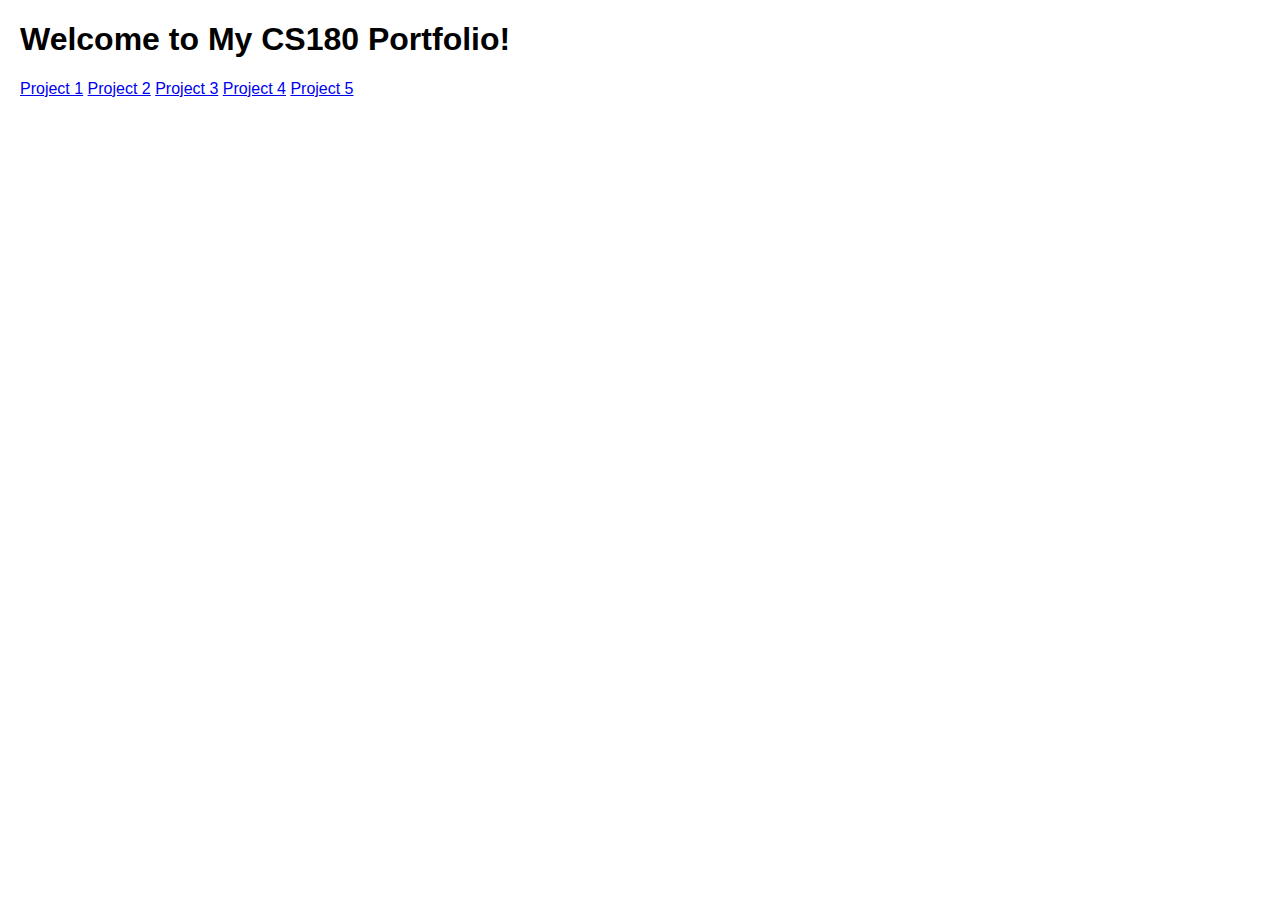
<file: index.html>
<!DOCTYPE html>
<html>
<head>
    <title>My Portfolio</title>
    <style>
        body {
            font-family: Arial, sans-serif;
            margin: 20px;
        }
    </style>
</head>
<body>
    <h1>Welcome to My CS180 Portfolio!</h1>
    <a href="./1/index.html">Project 1</a>
    <a href="./2/index.html">Project 2</a>
    <a href="./3/index.html">Project 3</a>
    <a href="./4/index.html">Project 4</a>
    <a href="./5/index.html">Project 5</a>


</body>
</html>
</file>
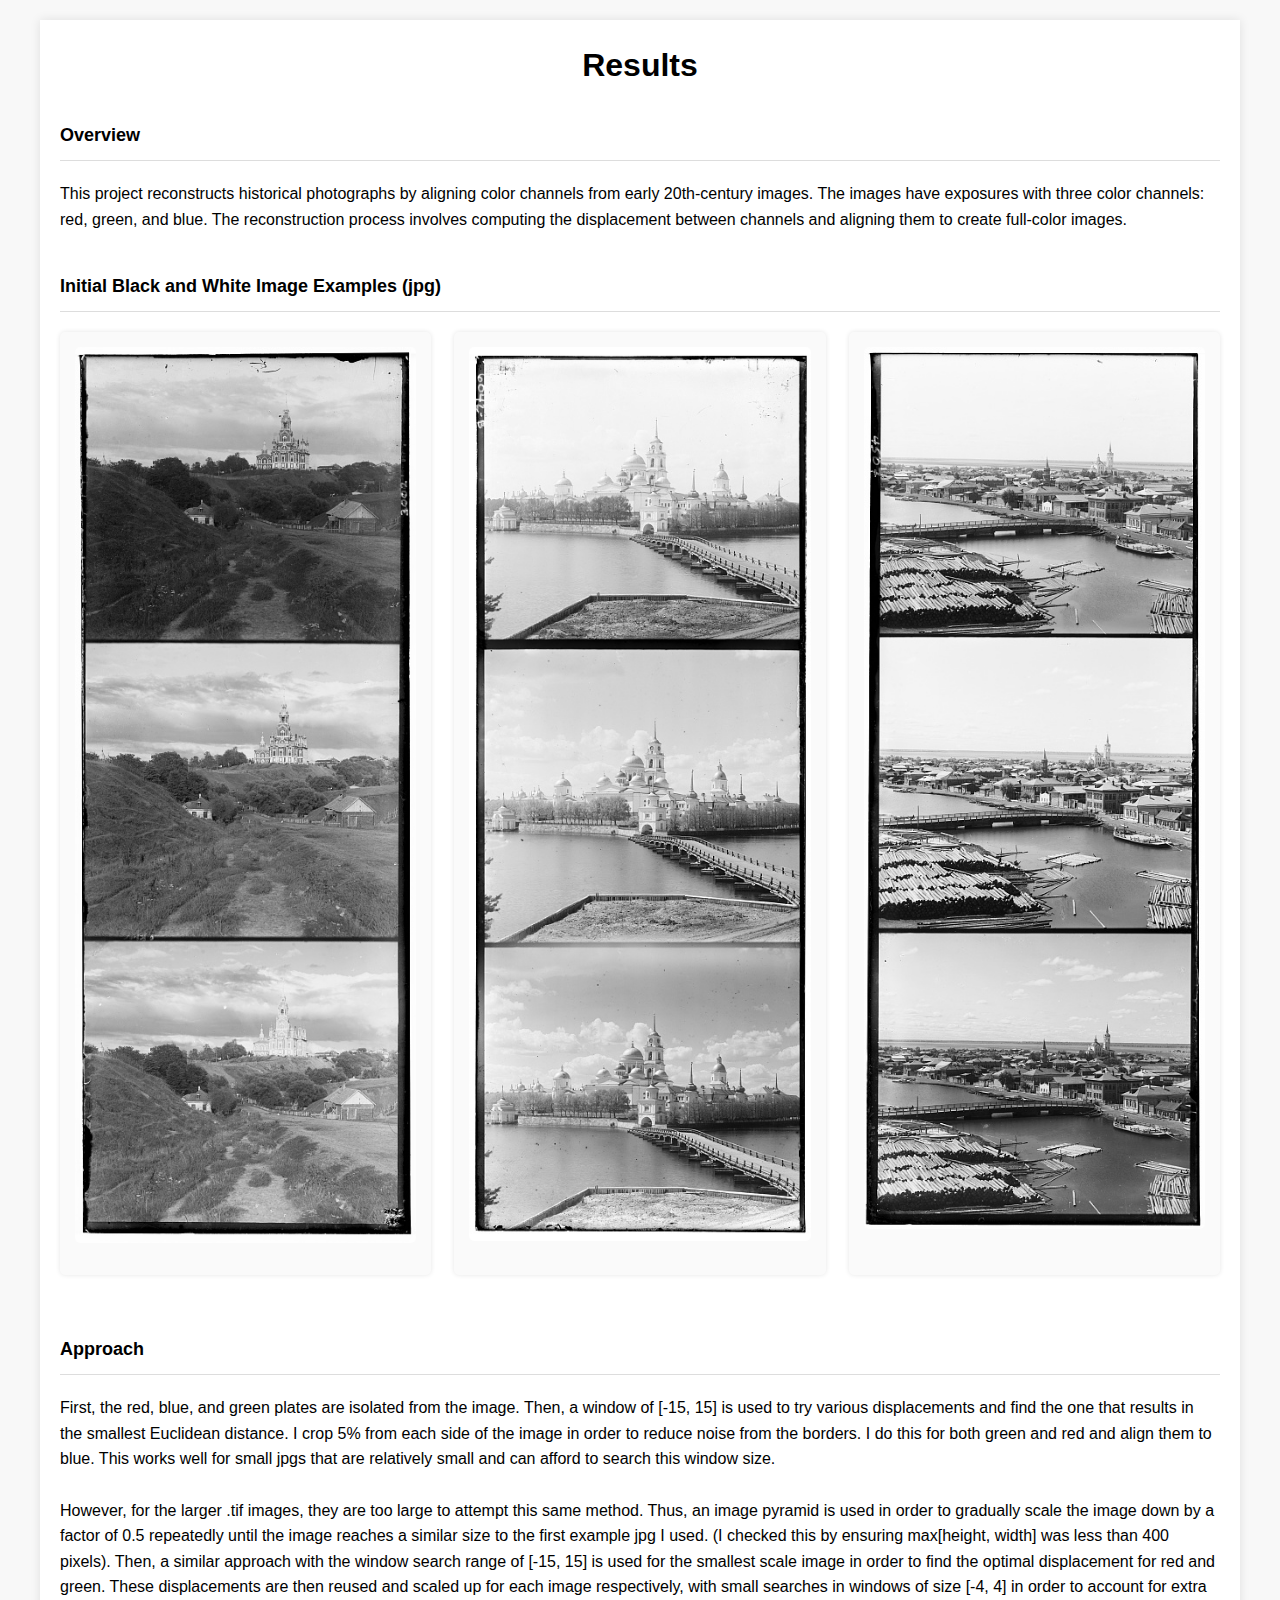
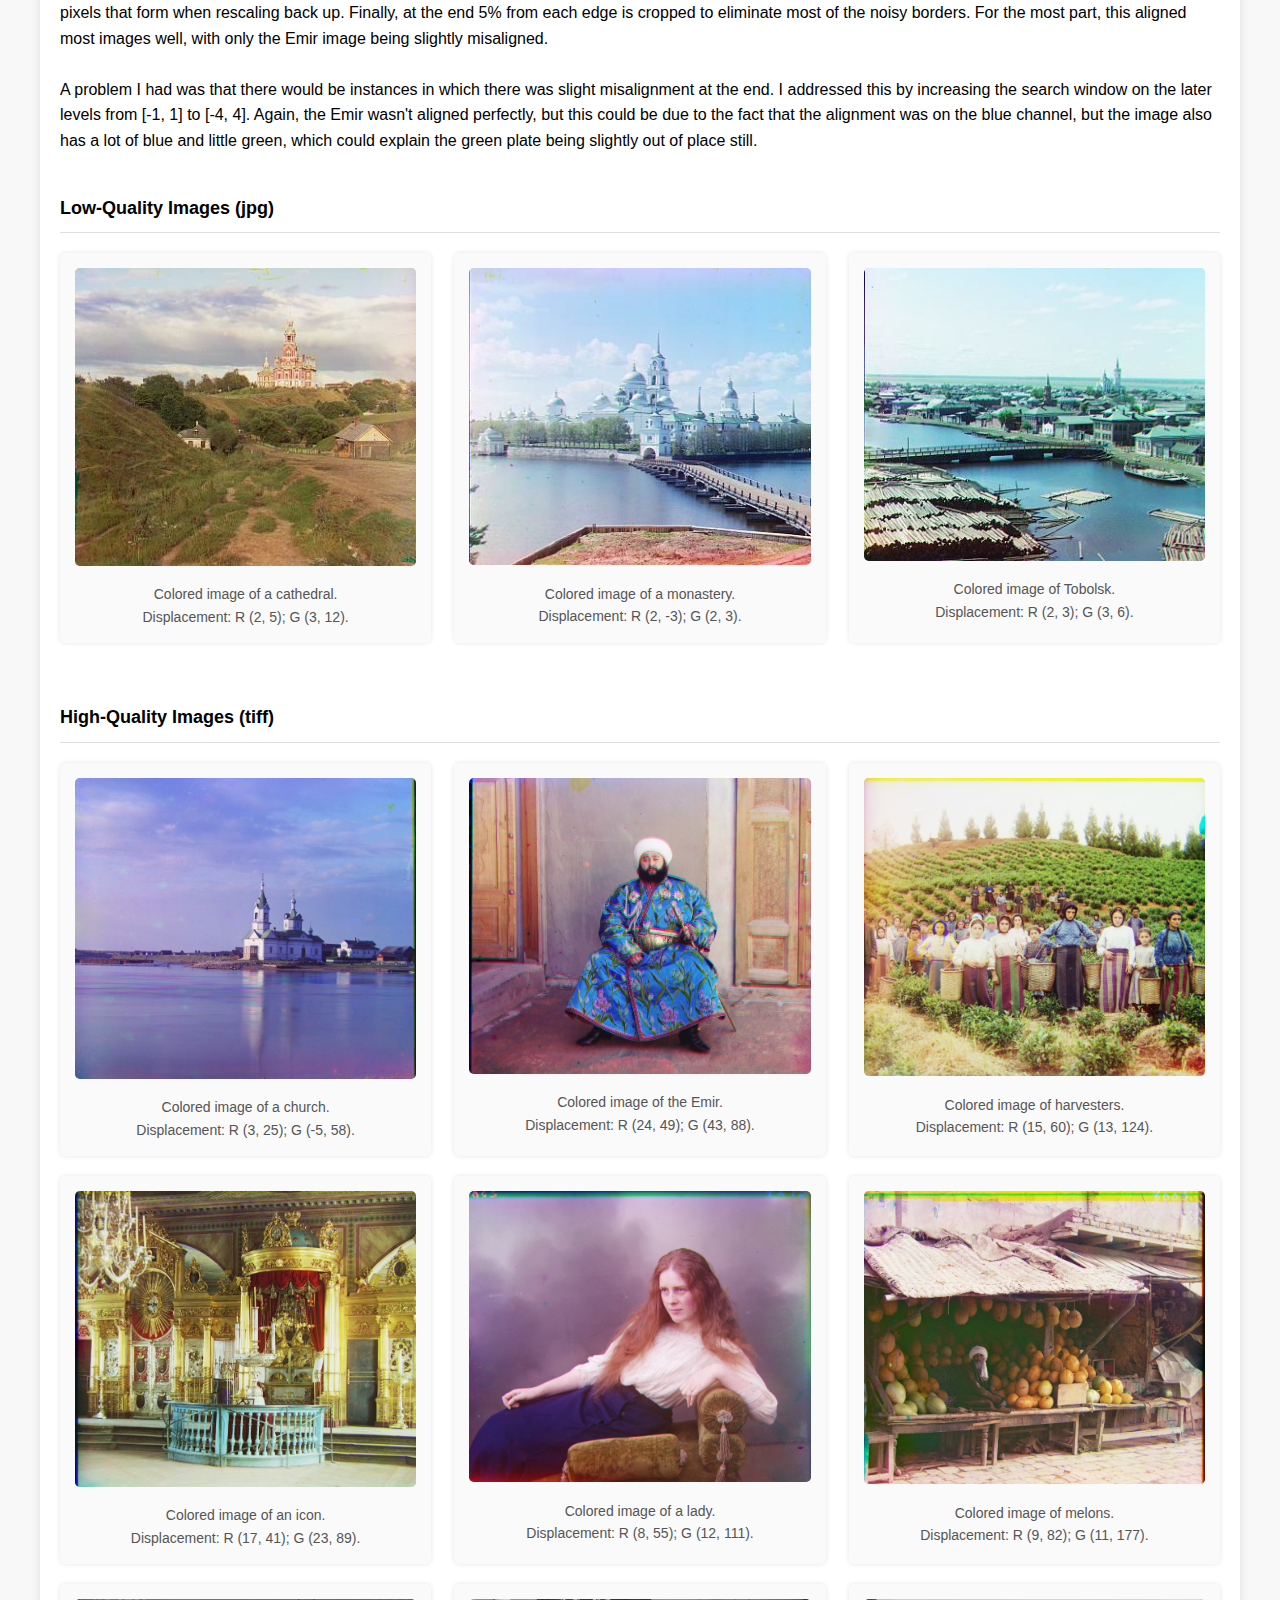
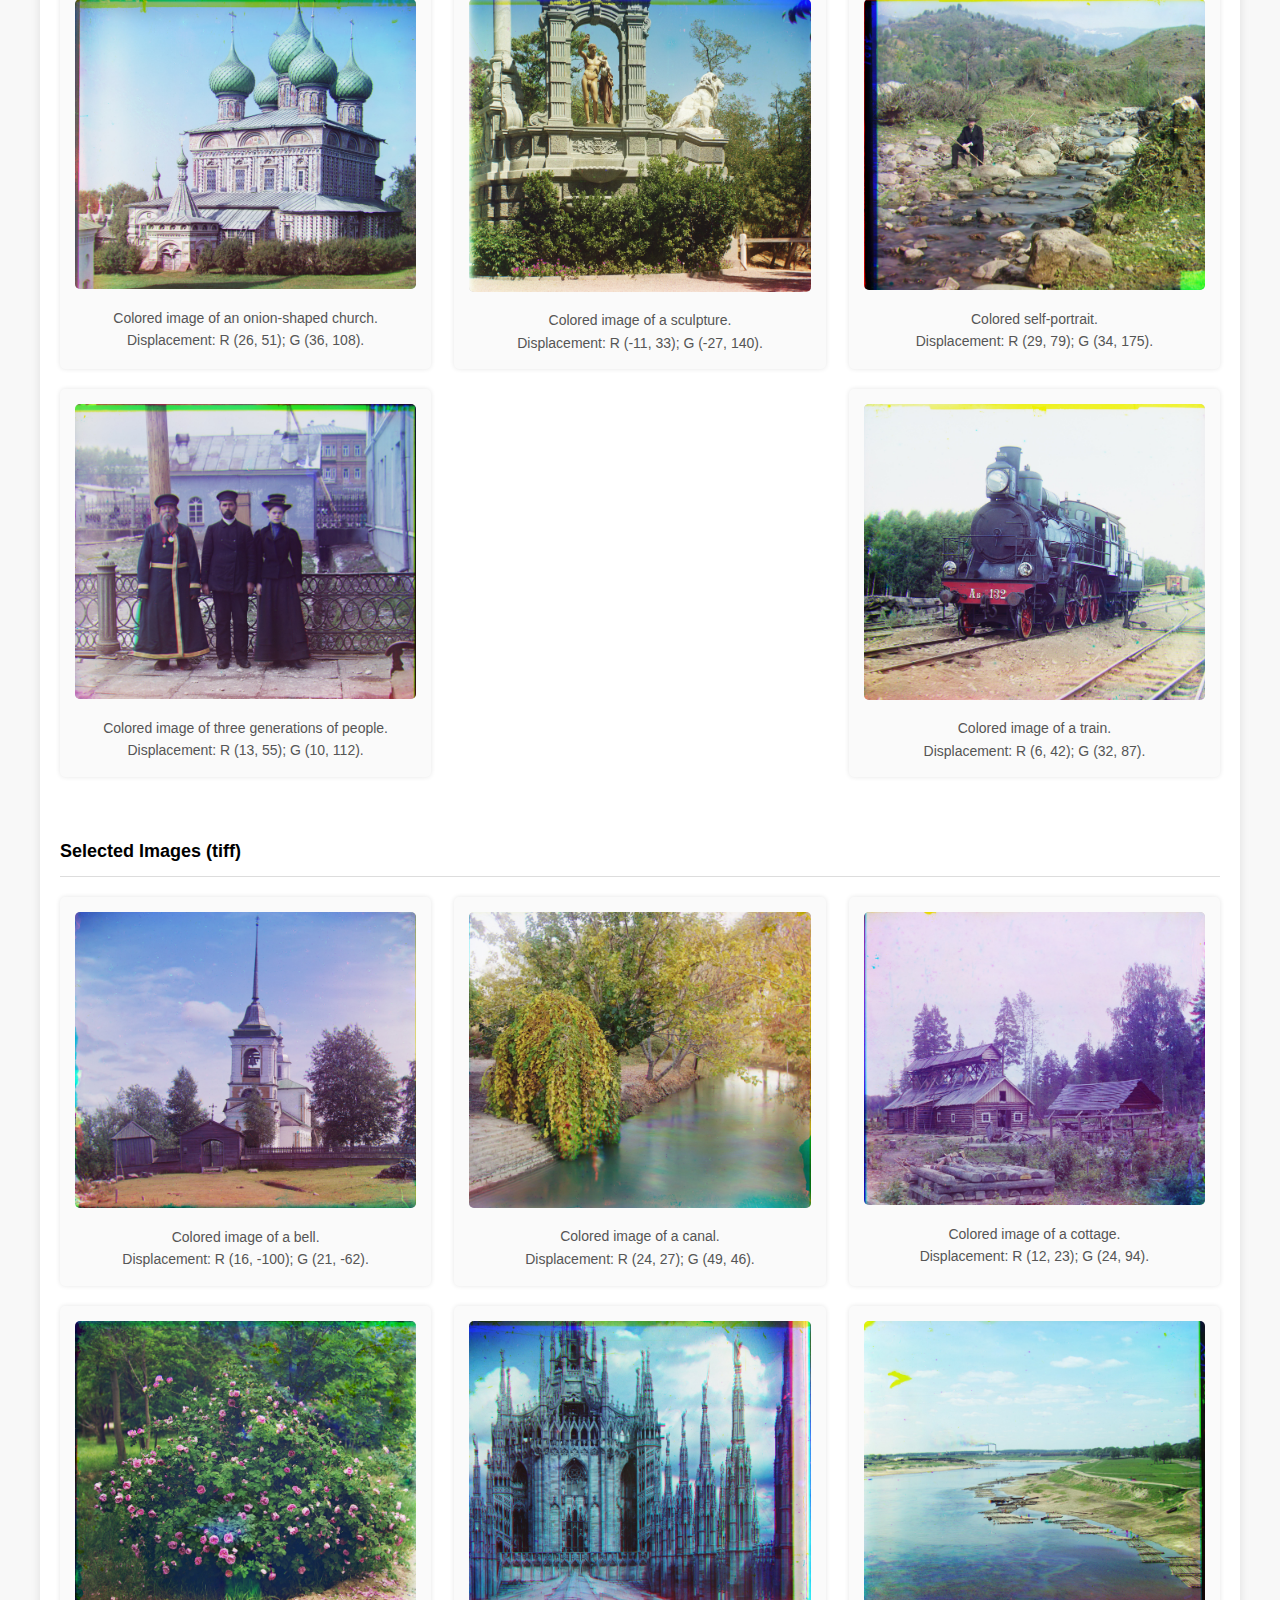
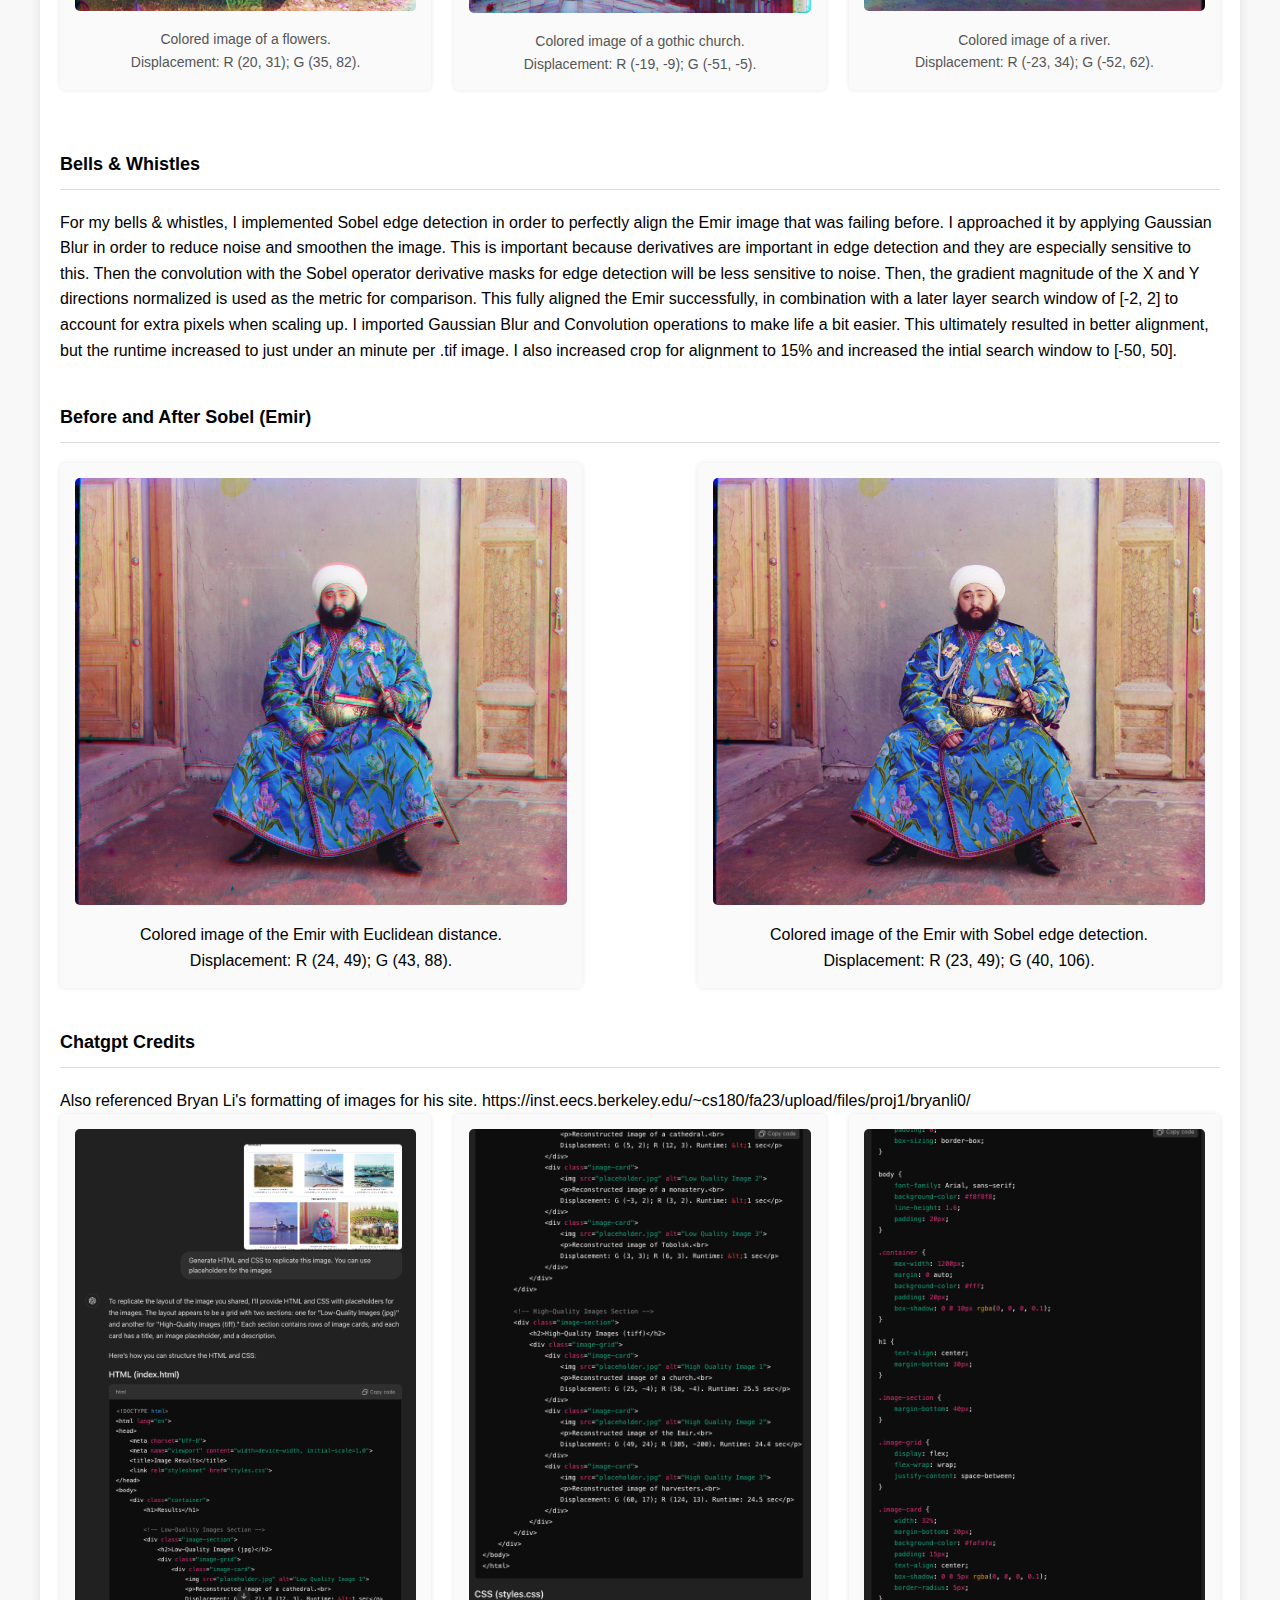
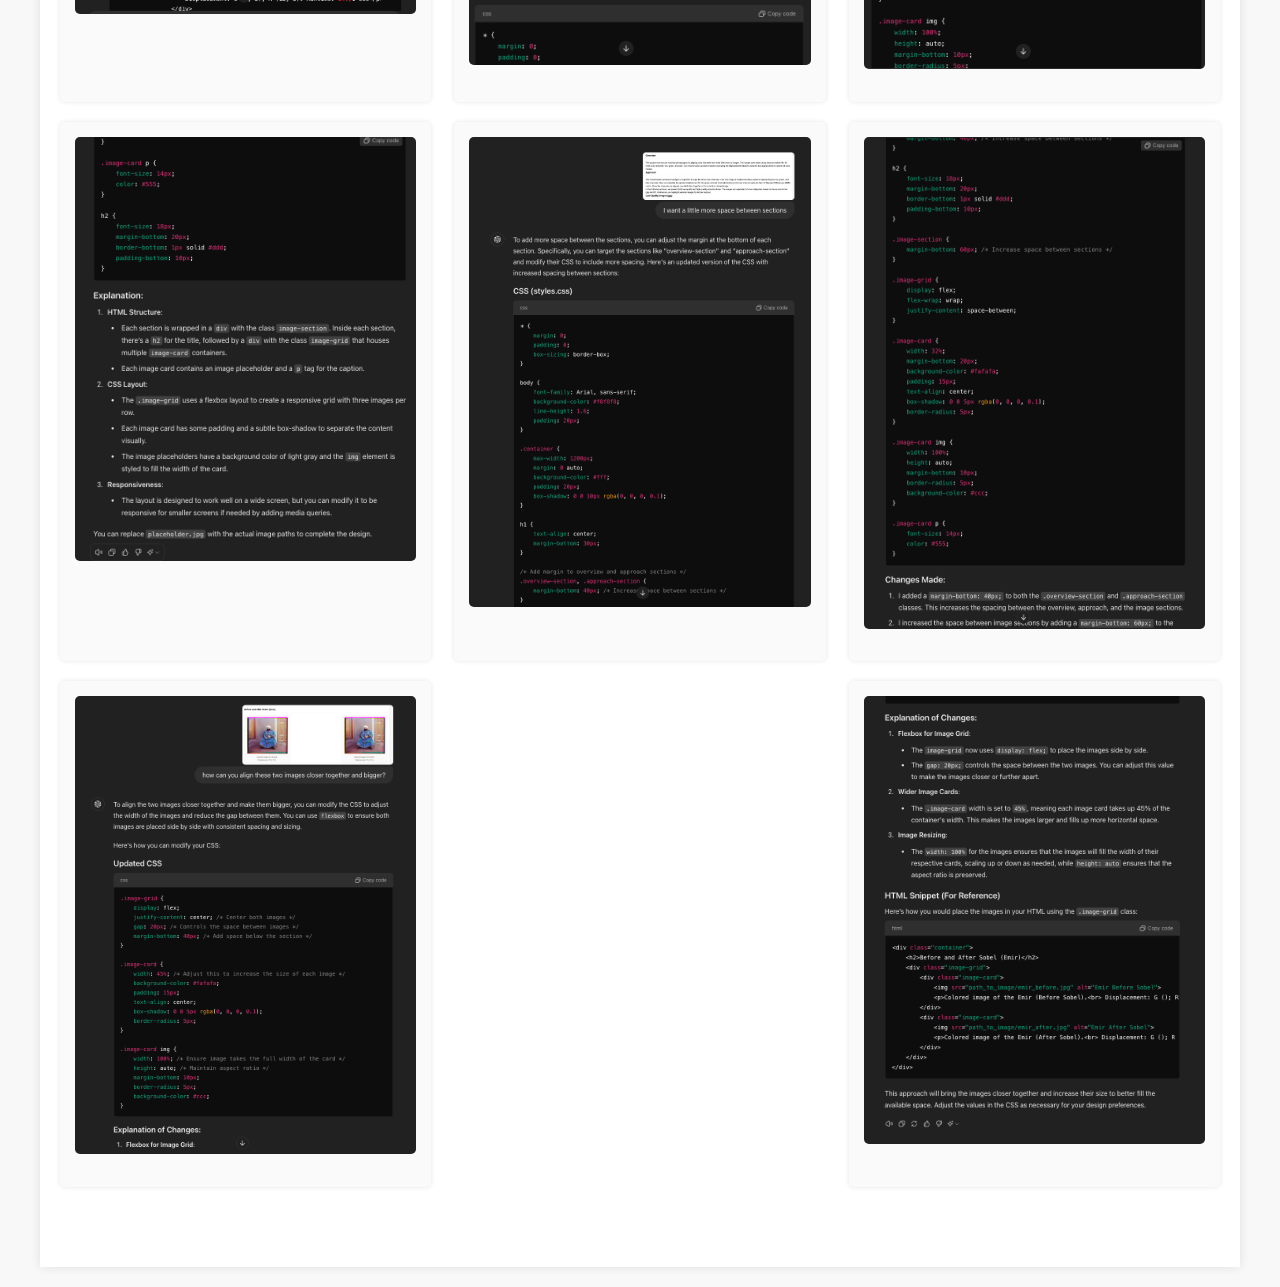
<file: 1/index.html>
<!DOCTYPE html>
<html lang="en">
<head>
    <meta charset="UTF-8">
    <meta name="viewport" content="width=device-width, initial-scale=1.0">
    <title>Image Results</title>
    <link rel="stylesheet" href="../styles.css">
</head>
<body>
    <div class="container">
        <h1>Results</h1>

        <!-- Overview Section -->
        <div class="text-section">
            <h2>Overview</h2>
            <p>This project reconstructs historical photographs by aligning color channels from early 20th-century images. The images have exposures with three color channels: red, green, and blue. The reconstruction process involves computing the displacement between channels and aligning them to create full-color images.</p>
        </div>

        <!-- B&W Images Section -->
        <div class="image-section">
            <h2>Initial Black and White Image Examples (jpg)</h2>
            <div class="image-grid">
                <div class="image-card">
                    <img src="./media/cathedral.jpg" alt="Low Quality Image 1">
                </div>
                <div class="image-card">
                    <img src="./media/monastery.jpg" alt="Low Quality Image 2">
                </div>
                <div class="image-card">
                    <img src="./media/tobolsk.jpg" alt="Low Quality Image 3">
                </div>
            </div>
        </div>

        <!-- Approach Section -->
        <div class="text-section">
            <h2>Approach</h2>
            <p>First, the red, blue, and green plates are isolated from the image. Then, a window of [-15, 15] is used to try various displacements and find the one that results in the smallest Euclidean distance. I crop 5% from each side of the image in order to reduce noise from the borders. I do this for both green and red and align them to blue. This works well for small jpgs that are relatively small and can afford to search this window size.</p>
            <p><br></p>
            <p>However, for the larger .tif images, they are too large to attempt this same method. Thus, an image pyramid is used in order to gradually scale the image down by a factor of 0.5 repeatedly until the image reaches a similar size to the first example jpg I used. (I checked this by ensuring max[height, width] was less than 400 pixels). Then, a similar approach with the window search range of [-15, 15] is used for the smallest scale image in order to find the optimal displacement for red and green. These displacements are then reused and scaled up for each image respectively, with small searches in windows of size [-4, 4] in order to account for extra pixels that form when rescaling back up. Finally, at the end 5% from each edge is cropped to eliminate most of the noisy borders. For the most part, this aligned most images well, with only the Emir image being slightly misaligned. </p>
            <p><br></p>
            <p>A problem I had was that there would be instances in which there was slight misalignment at the end. I addressed this by increasing the search window on the later levels from [-1, 1] to [-4, 4]. Again, the Emir wasn't aligned perfectly, but this could be due to the fact that the alignment was on the blue channel, but the image also has a lot of blue and little green, which could explain the green plate being slightly out of place still.</p>

        </div>
        
        <!-- Low-Quality Images Section -->
        <div class="image-section">
            <h2>Low-Quality Images (jpg)</h2>
            <div class="image-grid">
                <div class="image-card">
                    <img src="./media/euclidean_cathedral.jpg" alt="Low Quality Image 1">
                    <p>Colored image of a cathedral.<br>
                    Displacement: R (2, 5); G (3, 12).</p>
                </div>
                <div class="image-card">
                    <img src="./media/euclidean_monastery.jpg" alt="Low Quality Image 2">
                    <p>Colored image of a monastery.<br>
                    Displacement: R (2, -3); G (2, 3).</p>
                </div>
                <div class="image-card">
                    <img src="./media/euclidean_tobolsk.jpg" alt="Low Quality Image 3">
                    <p>Colored image of Tobolsk.<br>
                    Displacement: R (2, 3); G (3, 6).</p>
                </div>
            </div>
        </div>
        
        <!-- High-Quality Images Section -->
        <div class="image-section">
            <h2>High-Quality Images (tiff)</h2>
            <div class="image-grid">
                <div class="image-card">
                    <img src="./media/euclidean_church.jpg" alt="High Quality Image 1">
                    <p>Colored image of a church.<br>
                    Displacement: R (3, 25); G (-5, 58).</p>
                </div>
                <div class="image-card">
                    <img src="./media/euclidean_emir.jpg" alt="High Quality Image 2">
                    <p>Colored image of the Emir.<br>
                    Displacement: R (24, 49); G (43, 88).</p>
                </div>
                <div class="image-card">
                    <img src="./media/euclidean_harvesters.jpg" alt="High Quality Image 3">
                    <p>Colored image of harvesters.<br>
                    Displacement: R (15, 60); G (13, 124).</p>
                </div>
                <div class="image-card">
                    <img src="./media/euclidean_icon.jpg" alt="High Quality Image 1">
                    <p>Colored image of an icon.<br>
                    Displacement: R (17, 41); G (23, 89).</p>
                </div>
                <div class="image-card">
                    <img src="./media/euclidean_lady.jpg" alt="High Quality Image 2">
                    <p>Colored image of a lady.<br>
                    Displacement: R (8, 55); G (12, 111).</p>
                </div>
                <div class="image-card">
                    <img src="./media/euclidean_melons.jpg" alt="High Quality Image 3">
                    <p>Colored image of melons.<br>
                    Displacement: R (9, 82); G (11, 177).</p>
                </div>
                <div class="image-card">
                    <img src="./media/euclidean_onion_church.jpg" alt="High Quality Image 1">
                    <p>Colored image of an onion-shaped church.<br>
                    Displacement: R (26, 51); G (36, 108).</p>
                </div>
                <div class="image-card">
                    <img src="./media/euclidean_sculpture.jpg" alt="High Quality Image 2">
                    <p>Colored image of a sculpture.<br>
                    Displacement: R (-11, 33); G (-27, 140).</p>
                </div>
                <div class="image-card">
                    <img src="./media/euclidean_self_portrait.jpg" alt="High Quality Image 2">
                    <p>Colored self-portrait.<br>
                    Displacement: R (29, 79); G (34, 175).</p>
                </div>
                <div class="image-card">
                    <img src="./media/euclidean_three_generations.jpg" alt="High Quality Image 3">
                    <p>Colored image of three generations of people.<br>
                    Displacement: R (13, 55); G (10, 112).</p>
                </div>
                <div class="image-card">
                    <img src="./media/euclidean_train.jpg" alt="High Quality Image 1">
                    <p>Colored image of a train.<br>
                    Displacement: R (6, 42); G (32, 87).</p>
                </div>
            </div>
        </div>

        <!-- Selected Images Section -->
        <div class="image-section">
            <h2>Selected Images (tiff)</h2>
            <div class="image-grid">
                <div class="image-card">
                    <img src="./media/euclidean_bell.jpg" alt="High Quality Image 1">
                    <p>Colored image of a bell.<br>
                    Displacement: R (16, -100); G (21, -62).</p>
                </div>
                <div class="image-card">
                    <img src="./media/euclidean_canal.jpg" alt="High Quality Image 2">
                    <p>Colored image of a canal.<br>
                    Displacement: R (24, 27); G (49, 46).</p>
                </div>
                <div class="image-card">
                    <img src="./media/euclidean_cottage.jpg" alt="High Quality Image 3">
                    <p>Colored image of a cottage.<br>
                    Displacement: R (12, 23); G (24, 94).</p>
                </div>
                <div class="image-card">
                    <img src="./media/euclidean_flowers.jpg" alt="High Quality Image 1">
                    <p>Colored image of a flowers.<br>
                    Displacement: R (20, 31); G (35, 82).</p>
                </div>
                <div class="image-card">
                    <img src="./media/euclidean_gothic.jpg" alt="High Quality Image 2">
                    <p>Colored image of a gothic church.<br>
                    Displacement: R (-19, -9); G (-51, -5).</p>
                </div>
                <div class="image-card">
                    <img src="./media/euclidean_river.jpg" alt="High Quality Image 3">
                    <p>Colored image of a river.<br>
                    Displacement: R (-23, 34); G (-52, 62).</p>
                </div>
            </div>
        </div>

        <!-- Bells & Whistles Section -->
        <div class="text-section">
            <h2>Bells & Whistles</h2>
            <p>For my bells & whistles, I implemented Sobel edge detection in order to perfectly align the Emir image that was failing before. I approached it by applying Gaussian Blur in order to reduce noise and smoothen the image. This is important because derivatives are important in edge detection and they are especially sensitive to this. Then the convolution with the Sobel operator derivative masks for edge detection will be less sensitive to noise. Then, the gradient magnitude of the X and Y directions normalized is used as the metric for comparison. This fully aligned the Emir successfully, in combination with a later layer search window of [-2, 2] to account for extra pixels when scaling up. I imported Gaussian Blur and Convolution operations to make life a bit easier. This ultimately resulted in better alignment, but the runtime increased to just under an minute per .tif image. I also increased crop for alignment to 15% and increased the intial search window to [-50, 50]. </p>
        </div>

        <!-- Emir Fixed Section -->
        <div class="image-section">
            <h2>Before and After Sobel (Emir)</h2>
            <div class="doubleimage-grid">
                <div class="doubleimage-card">
                    <img src="./media/euclidean_emir.jpg" alt="High Quality Image 1">
                    <p>Colored image of the Emir with Euclidean distance.<br>
                    Displacement: R (24, 49); G (43, 88).</p>
                </div>
                <div class="doubleimage-card">
                    <img src="./media/sobel_emir.jpg" alt="High Quality Image 2">
                    <p>Colored image of the Emir with Sobel edge detection.<br>
                    Displacement: R (23, 49); G (40, 106).</p>
                </div>
            </div>
        </div>

        <!-- Credits Section -->
        <div class="text-section">
            <h2>Chatgpt Credits</h2>
            <p>Also referenced Bryan Li's formatting of images for his site. https://inst.eecs.berkeley.edu/~cs180/fa23/upload/files/proj1/bryanli0/</p>
            <div class="image-grid">
                <div class="image-card">
                    <img src="./media/chatgpt1.png" alt="High Quality Image 1">
                </div>
                <div class="image-card">
                    <img src="./media/chatgpt2.png" alt="High Quality Image 2">
                </div>
                <div class="image-card">
                    <img src="./media/chatgpt3.png" alt="High Quality Image 3">
                </div>
                <div class="image-card">
                    <img src="./media/chatgpt4.png" alt="High Quality Image 1">
                </div>
                <div class="image-card">
                    <img src="./media/chatgpt5.png" alt="High Quality Image 2">
                </div>
                <div class="image-card">
                    <img src="./media/chatgpt6.png" alt="High Quality Image 3">
                </div>
                <div class="image-card">
                    <img src="./media/chatgpt7.png" alt="High Quality Image 1">
                </div>
                <div class="image-card">
                    <img src="./media/chatgpt8.png" alt="High Quality Image 2">
                </div>
            </div>
        </div>
        
    </div>
</body>
</html>
</file>
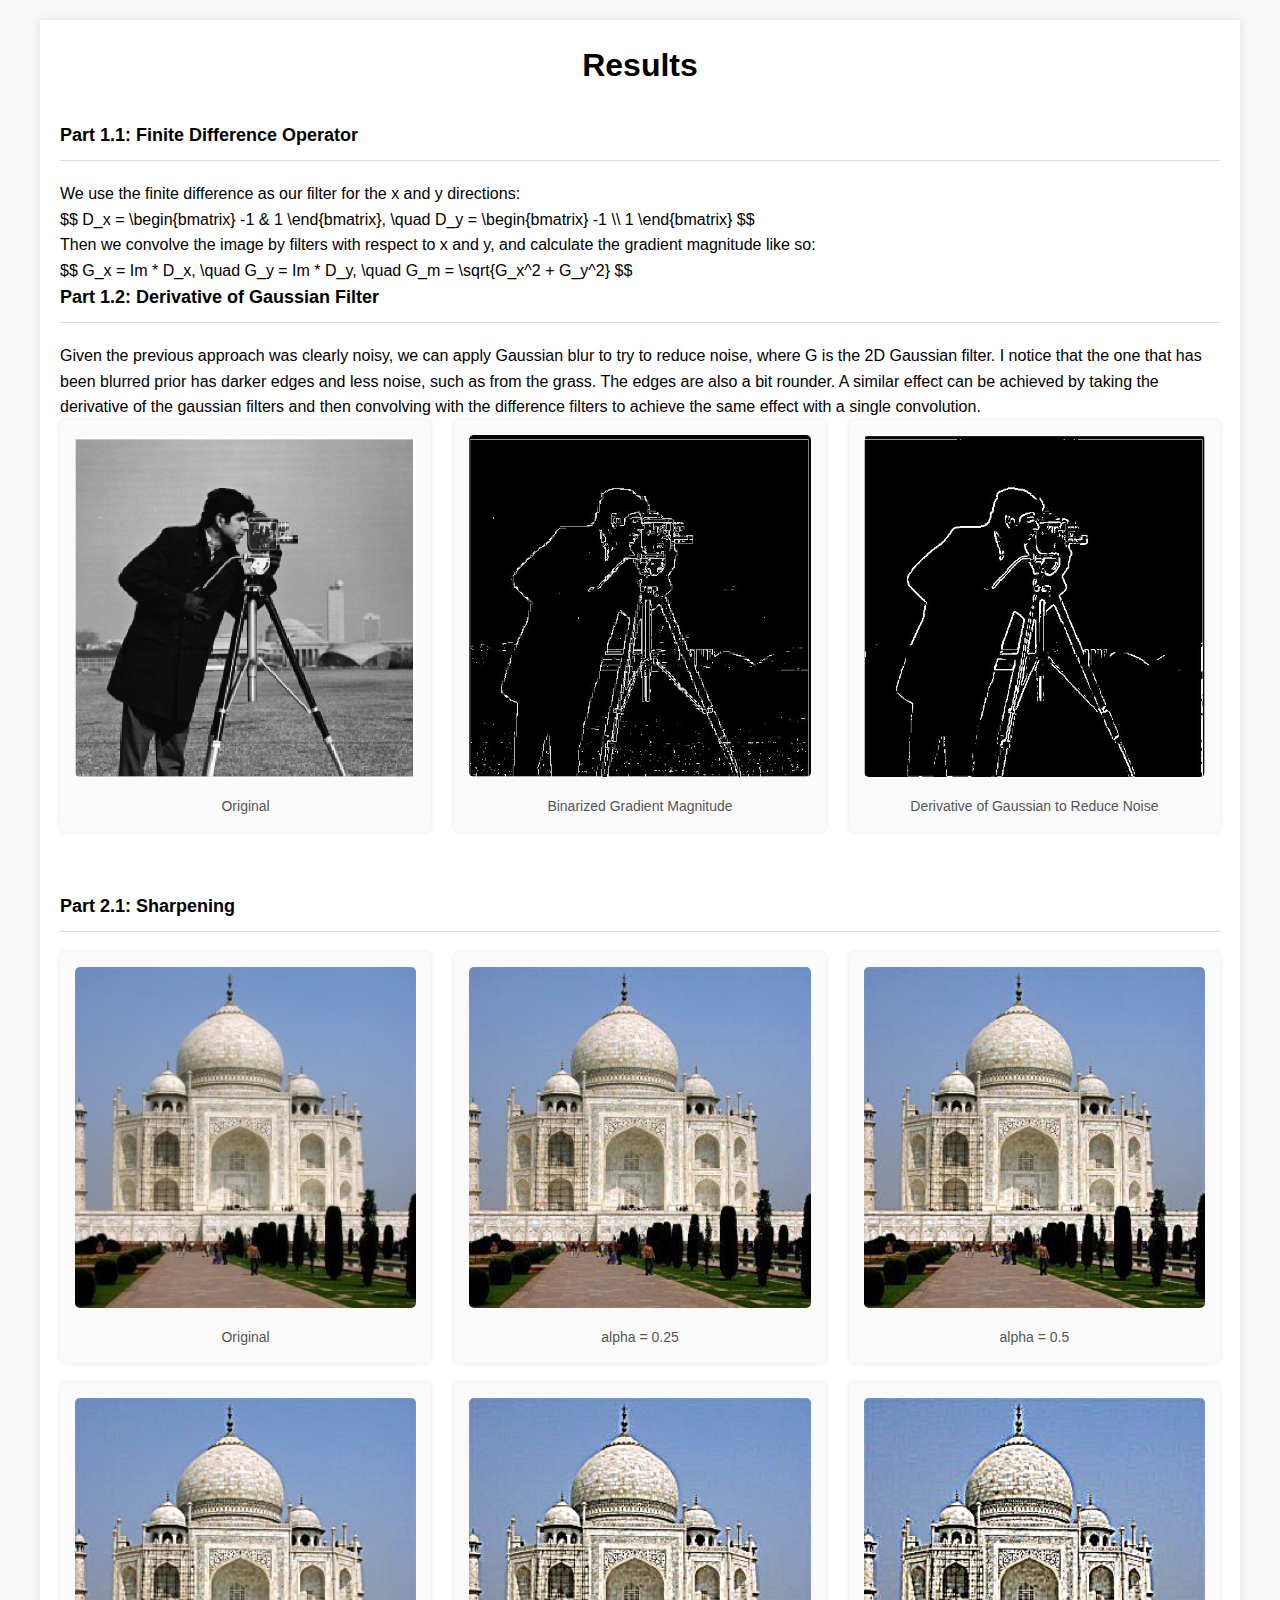
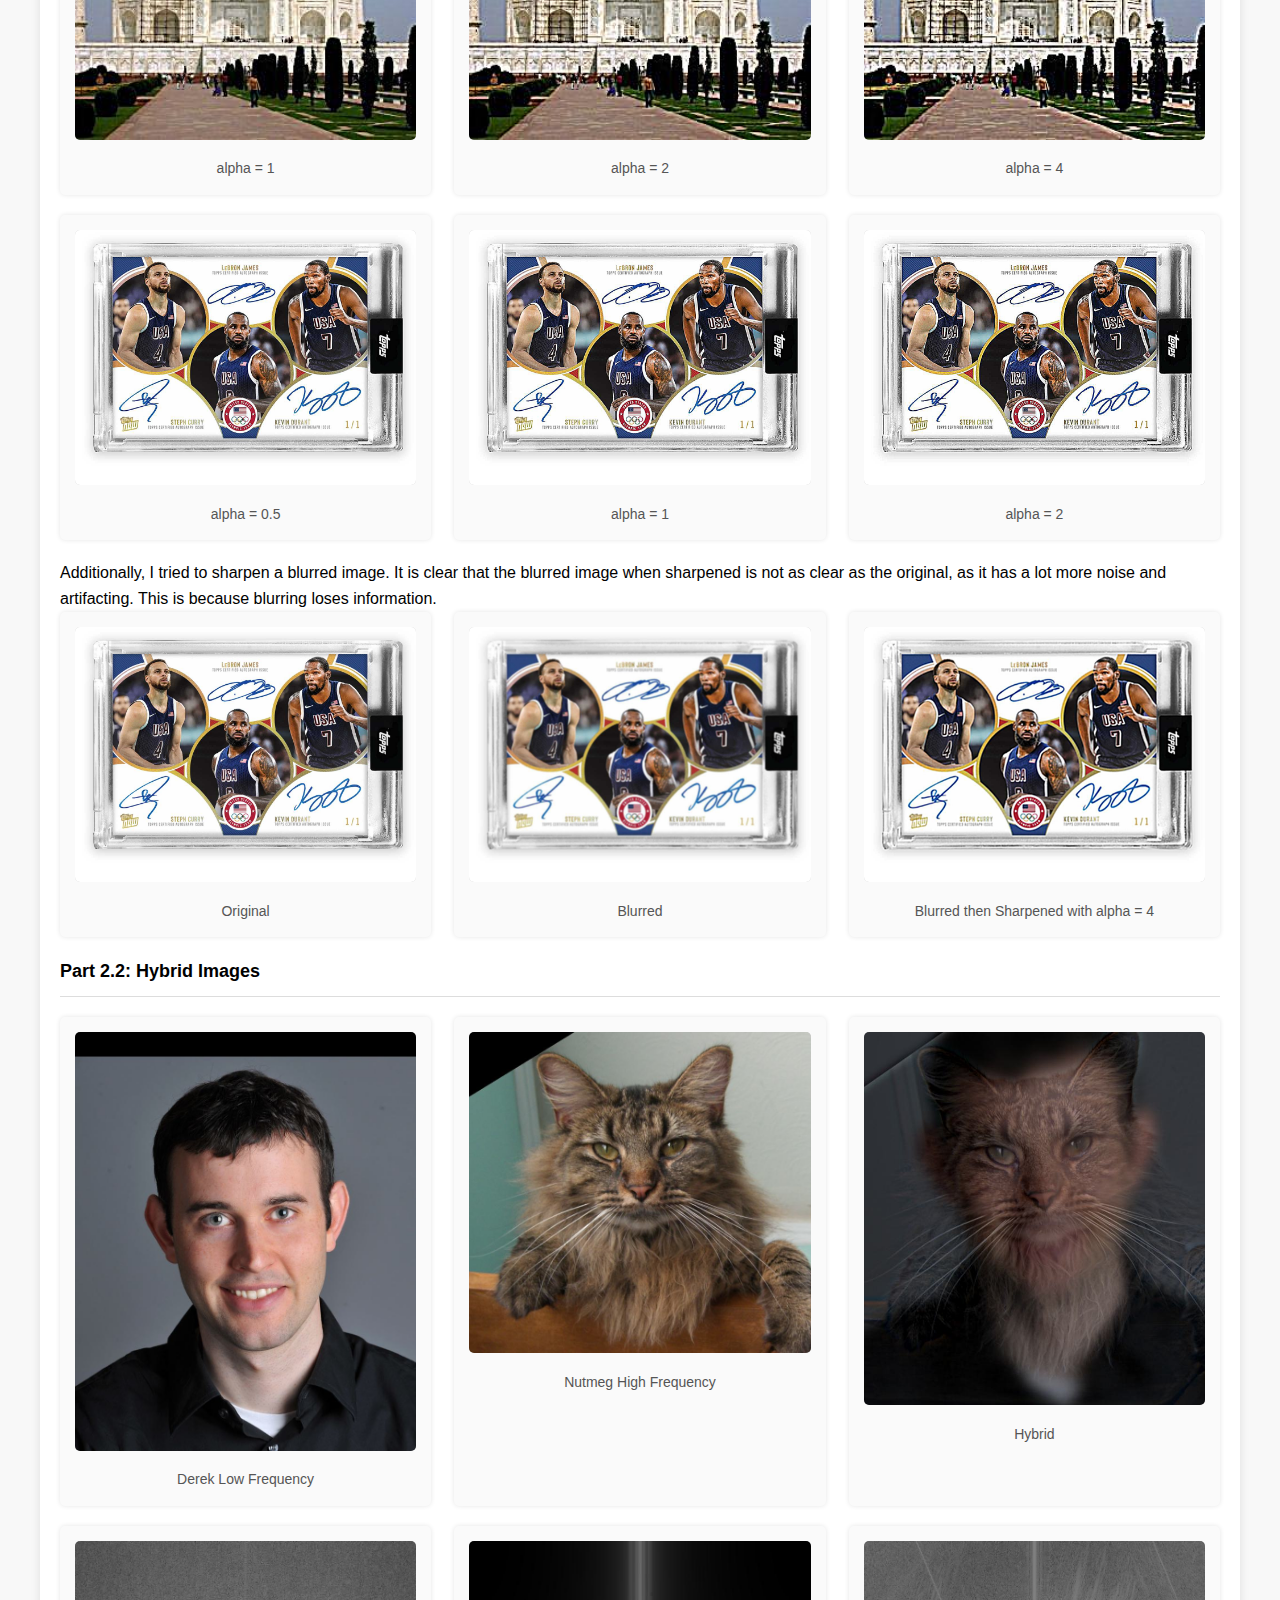
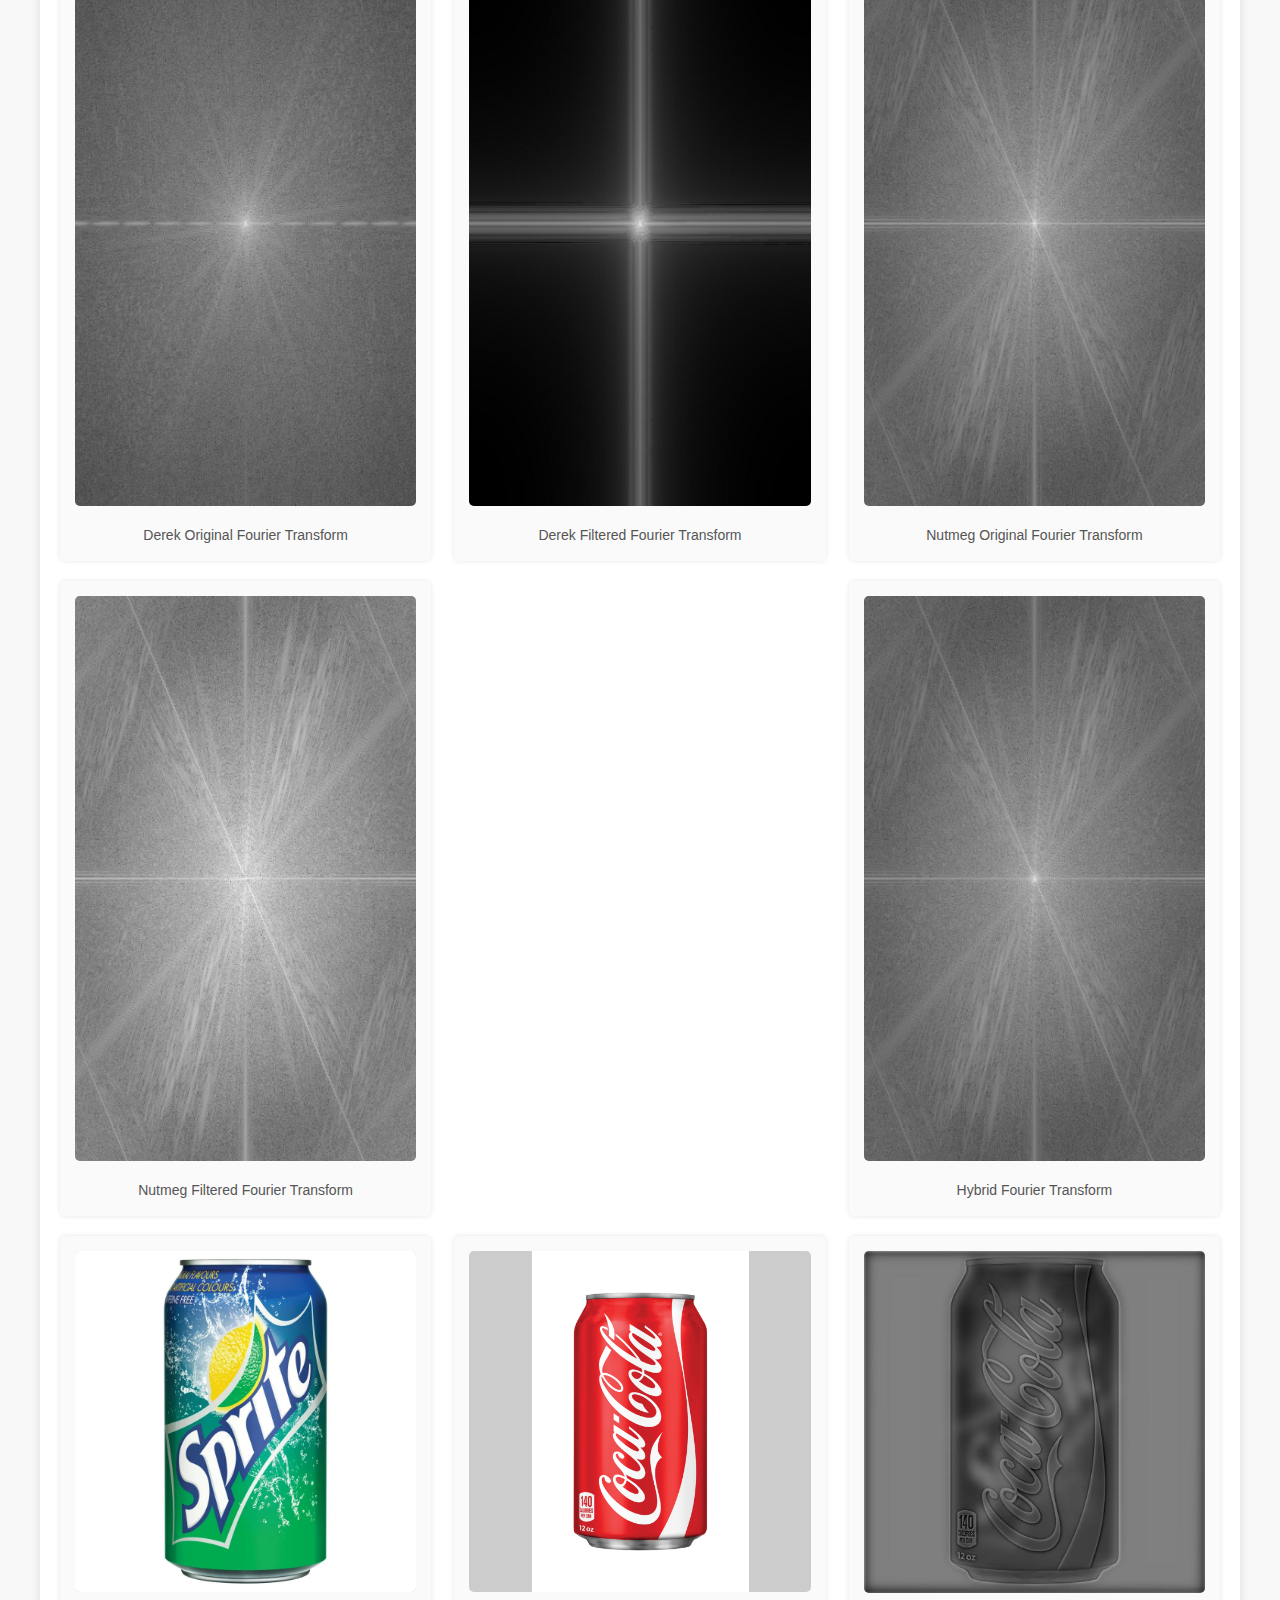
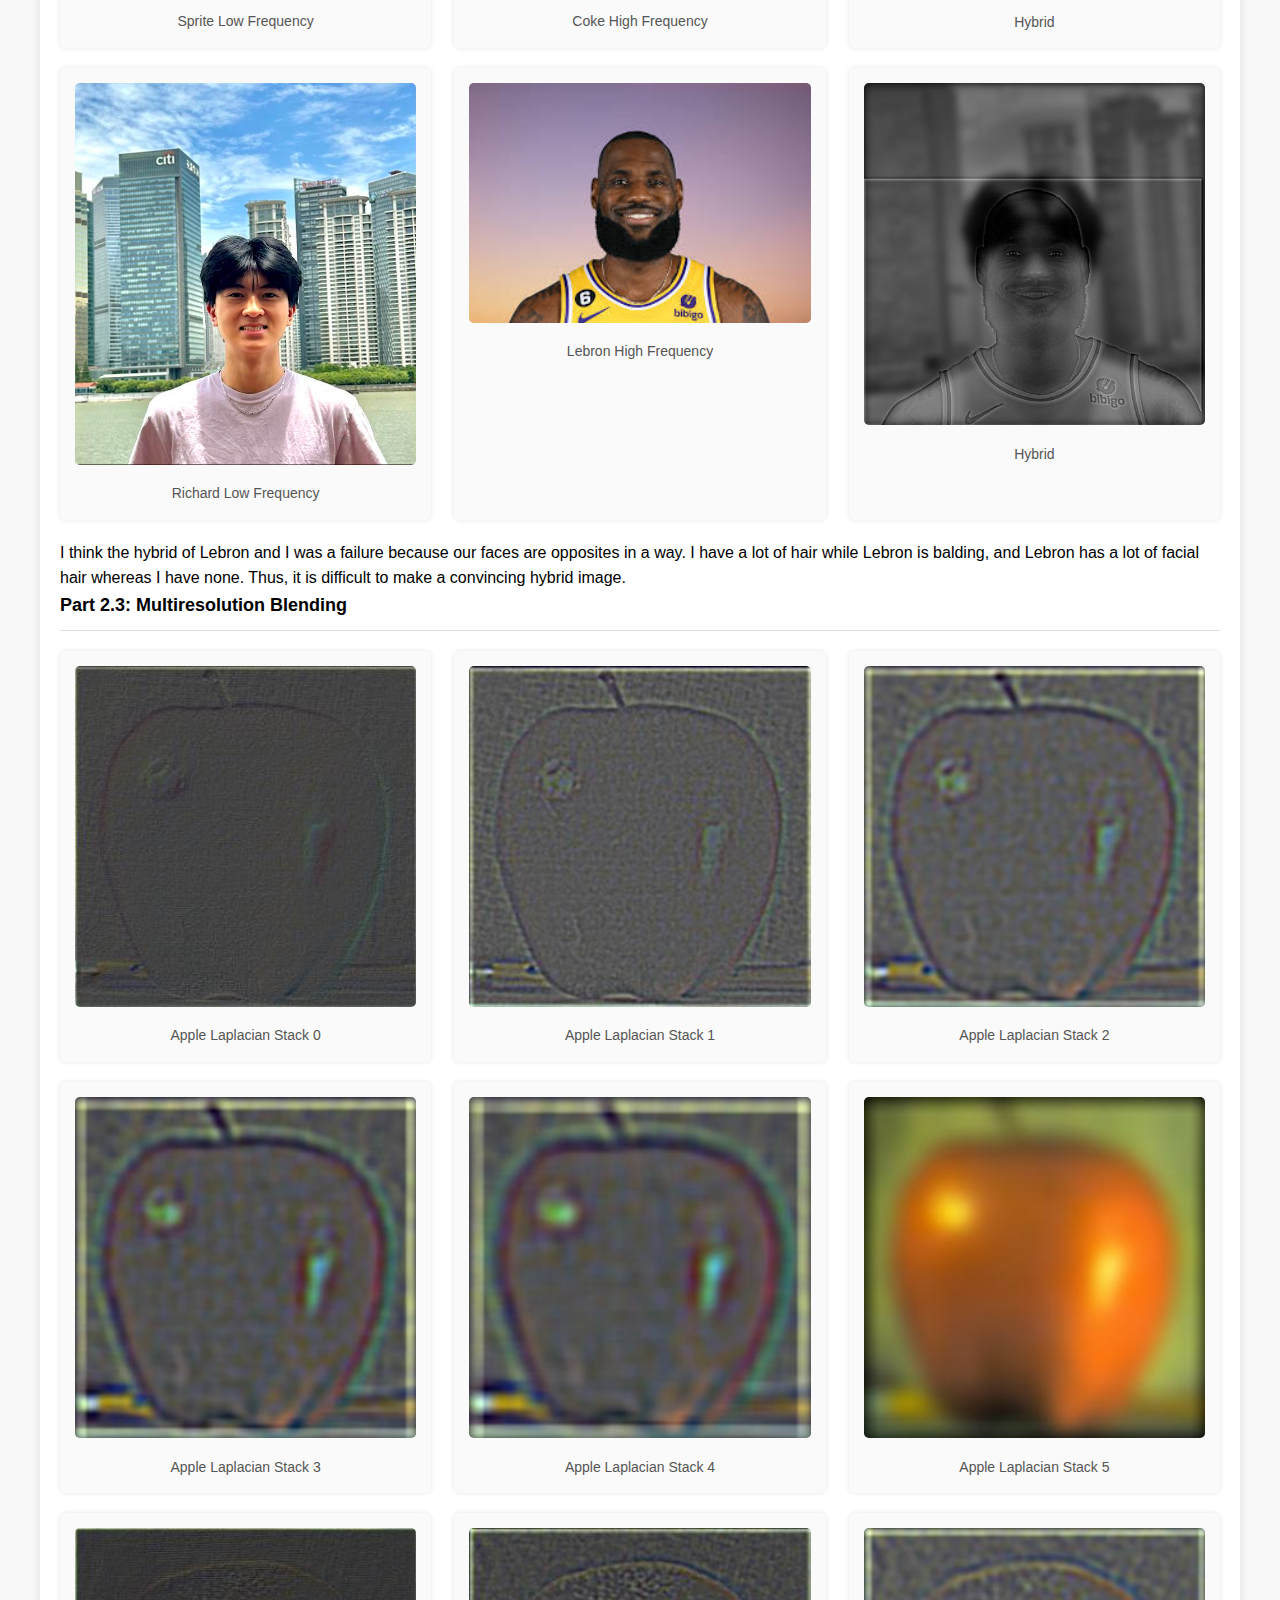
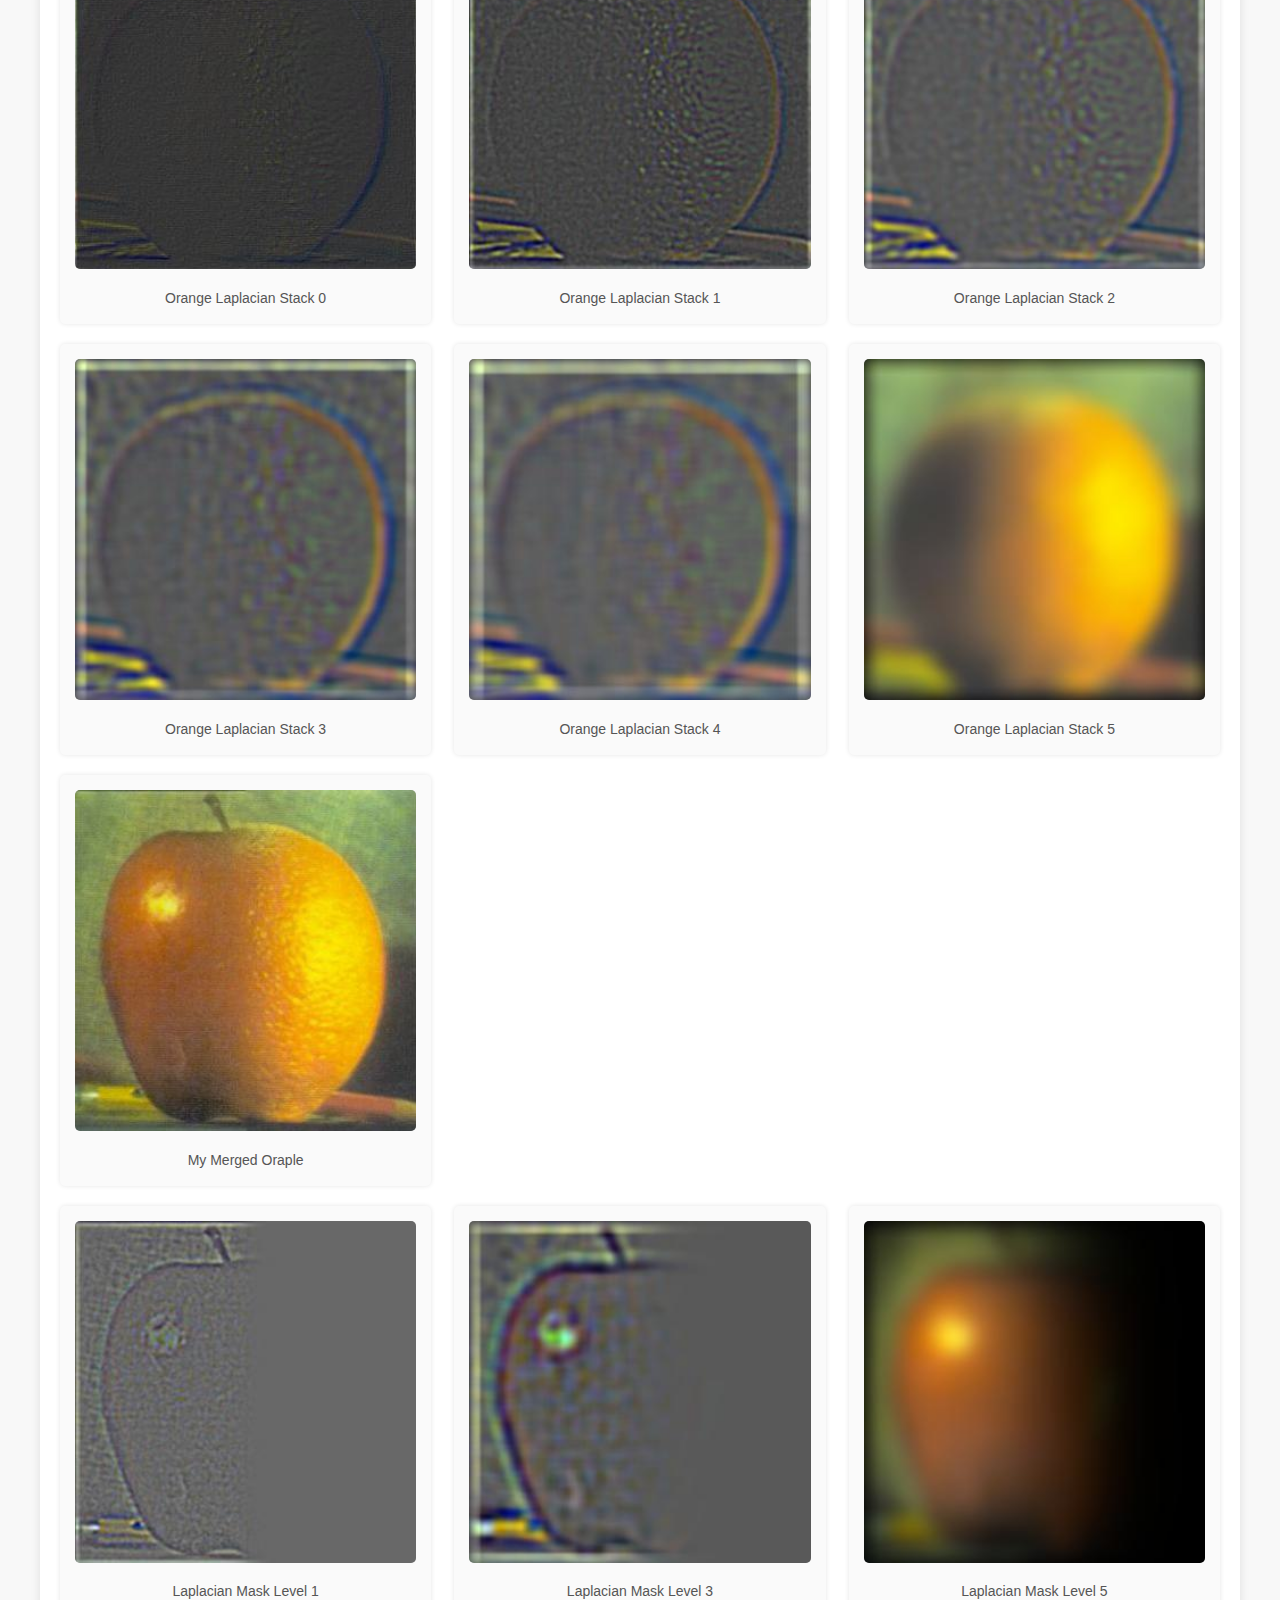
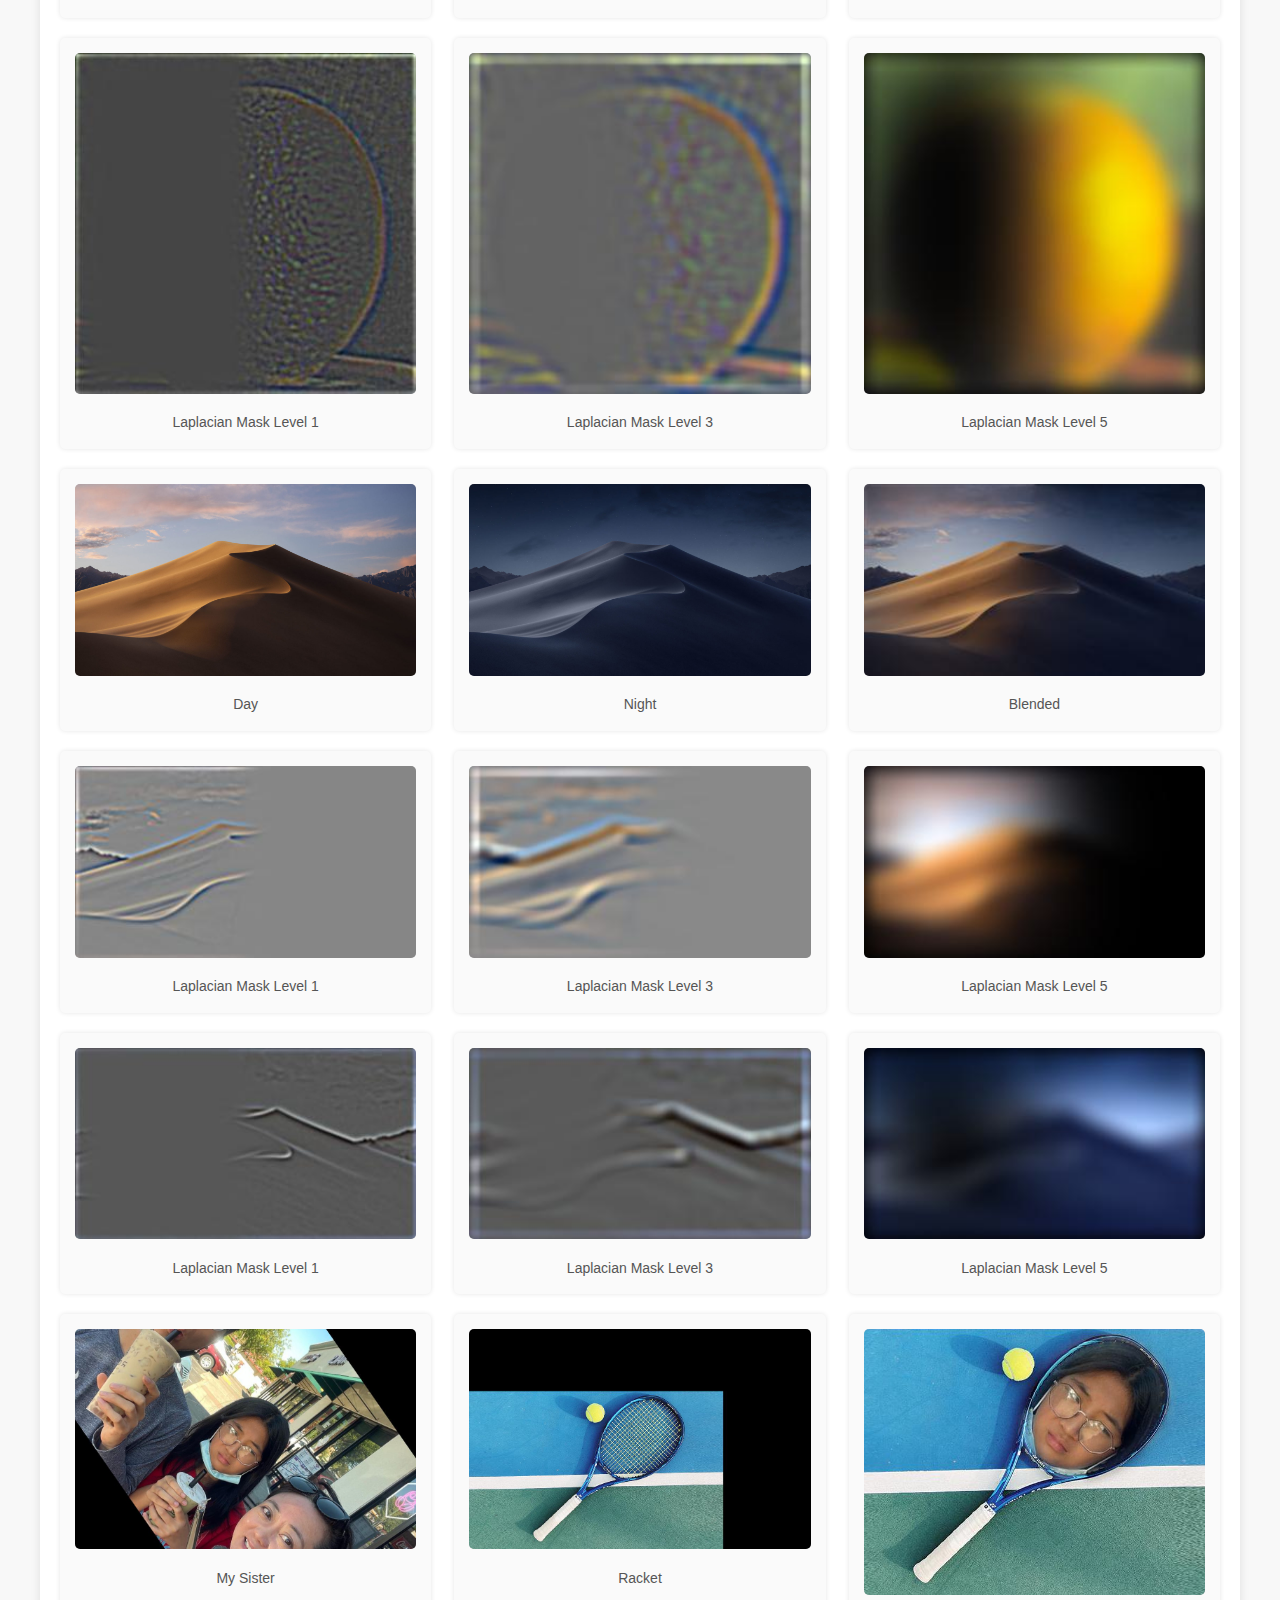
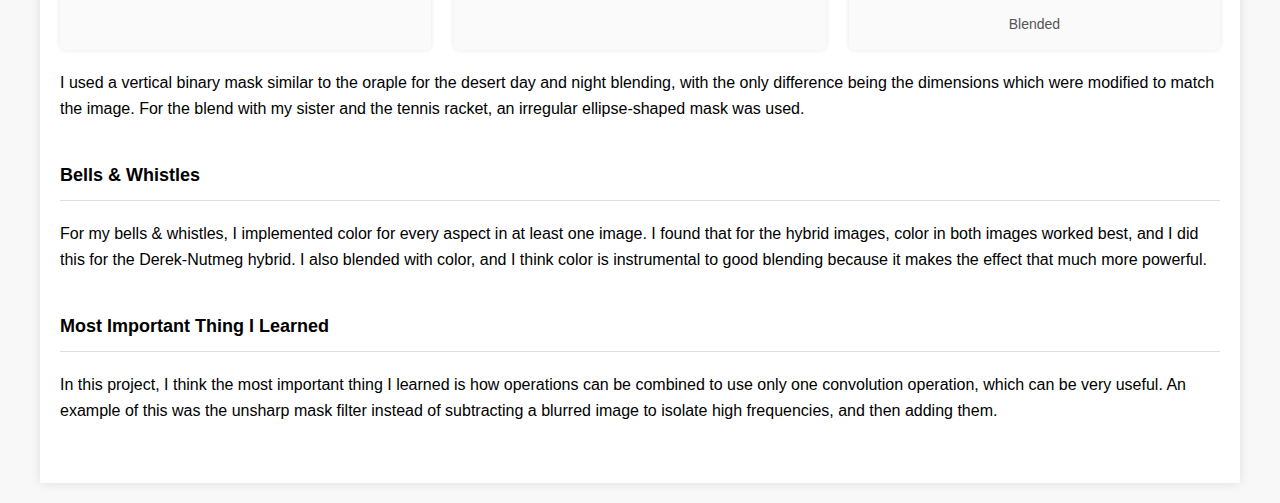
<file: 2/index.html>
<!DOCTYPE html>
<html lang="en">
<head>
    <meta charset="UTF-8">
    <meta name="viewport" content="width=device-width, initial-scale=1.0">
    <title>Image Results</title>
    <link rel="stylesheet" href="../styles.css">
</head>
<body>
    <div class="container">
        <h1>Results</h1>

        <!-- Part1 Section -->
        <div class="text-section">
            <h2>Part 1.1: Finite Difference Operator</h2>
            <script type="text/x-mathjax-config">
                MathJax.Hub.Config({
                  tex2jax: {inlineMath: [['$','$'], ['\\(','\\)']]}
                });
                </script>
                <script type="text/javascript" src="https://cdn.mathjax.org/mathjax/latest/MathJax.js?config=TeX-AMS_HTML-full"></script>
                
                <p>We use the finite difference as our filter for the x and y directions:</p>
                <p>$$ D_x = \begin{bmatrix} -1 & 1 \end{bmatrix}, \quad D_y = \begin{bmatrix} -1 \\ 1 \end{bmatrix} $$</p>
                
                <p>Then we convolve the image by filters with respect to x and y, and calculate the gradient magnitude like so:</p>
                <p>$$ G_x = Im * D_x, \quad G_y = Im * D_y, \quad G_m = \sqrt{G_x^2 + G_y^2} $$</p>
            
            <h2>Part 1.2: Derivative of Gaussian Filter</h2>
            <script type="text/x-mathjax-config">
                MathJax.Hub.Config({
                  tex2jax: {inlineMath: [['$','$'], ['\\(','\\)']]}
                });
                </script>
                <script type="text/javascript" src="https://cdn.mathjax.org/mathjax/latest/MathJax.js?config=TeX-AMS_HTML-full"></script>
                
                <p>Given the previous approach was clearly noisy, we can apply Gaussian blur to try to reduce noise, where G is the 2D Gaussian filter.
                    I notice that the one that has been blurred prior has darker edges and less noise, such as from the grass. The edges are also a bit rounder.
                    A similar effect can be achieved by taking the derivative of the gaussian filters and then convolving with the difference filters to achieve the same effect with a single convolution.
                </p>
            
            <div class="image-grid">
                <div class="image-card">
                    <img src="./media/cameraman.png" alt="Low Quality Image 1">
                    <p>Original</p>
                </div>
                <div class="image-card">
                    <img src="./media/cameraman-grad.jpg" alt="Low Quality Image 2">
                    <p>Binarized Gradient Magnitude</p>
                </div>
                <div class="image-card">
                    <img src="./media/cameraman-DoG.jpg" alt="Low Quality Image 3">
                    <p>Derivative of Gaussian to Reduce Noise</p>
                </div>
            </div>
        </div>

        <!-- Part2 Section -->
        <div class="text-section">
            <h2>Part 2.1: Sharpening</h2>
            <div class="image-grid">
                <div class="image-card">
                    <img src="./media/taj.jpg" alt="Low Quality Image 1">
                    <p>Original</p>
                </div>
                <div class="image-card">
                    <img src="./media/taj-alpha-0.25.jpg" alt="Low Quality Image 2">
                    <p>alpha = 0.25</p>
                </div>
                <div class="image-card">
                    <img src="./media/taj-alpha-0.5.jpg" alt="Low Quality Image 3">
                    <p>alpha = 0.5</p>
                </div>
                <div class="image-card">
                    <img src="./media/taj-alpha-1.jpg" alt="Low Quality Image 1">
                    <p>alpha = 1</p>
                </div>
                <div class="image-card">
                    <img src="./media/taj-alpha-2.jpg" alt="Low Quality Image 2">
                    <p>alpha = 2</p>
                </div>
                <div class="image-card">
                    <img src="./media/taj-alpha-4.jpg" alt="Low Quality Image 3">
                    <p>alpha = 4</p>
                </div>
                <div class="image-card">
                    <img src="./media/auto-alpha-0.5.jpg" alt="Low Quality Image 1">
                    <p>alpha = 0.5</p>
                </div>
                <div class="image-card">
                    <img src="./media/auto-alpha-1.jpg" alt="Low Quality Image 2">
                    <p>alpha = 1</p>
                </div>
                <div class="image-card">
                    <img src="./media/auto-alpha-2.jpg" alt="Low Quality Image 3">
                    <p>alpha = 2</p>
                </div>
            </div>
            <p>Additionally, I tried to sharpen a blurred image. It is clear that the blurred image when sharpened is not as clear as the original, as it has a lot more noise and artifacting. This is because blurring loses information.</p>
            <div class="image-grid">
                <div class="image-card">
                    <img src="./media/triple_auto.jpg" alt="Low Quality Image 1">
                    <p>Original</p>
                </div>
                <div class="image-card">
                    <img src="./media/blurred-auto.jpg" alt="Low Quality Image 2">
                    <p>Blurred</p>
                </div>
                <div class="image-card">
                    <img src="./media/blur-then-sharp.jpg" alt="Low Quality Image 3">
                    <p>Blurred then Sharpened with alpha = 4</p>
                </div>
            </div>
            <h2>Part 2.2: Hybrid Images</h2>
            <div class="image-grid">
                <div class="image-card">
                    <img src="./media/DerekAligned.jpg" alt="Low Quality Image 1">
                    <p>Derek Low Frequency</p>
                </div>
                <div class="image-card">
                    <img src="./media/NutmegAligned.jpg" alt="Low Quality Image 2">
                    <p>Nutmeg High Frequency</p>
                </div>
                <div class="image-card">
                    <img src="./media/derek-nutmeg.jpg" alt="Low Quality Image 3">
                    <p>Hybrid</p>
                </div>
                <div class="image-card">
                    <img src="./media/original-derek-freq.jpg" alt="Low Quality Image 1">
                    <p>Derek Original Fourier Transform</p>
                </div>
                <div class="image-card">
                    <img src="./media/filtered-derek-freq.jpg" alt="Low Quality Image 2">
                    <p>Derek Filtered Fourier Transform</p>
                </div>
                <div class="image-card">
                    <img src="./media/original-nutmeg-freq.jpg" alt="Low Quality Image 3">
                    <p>Nutmeg Original Fourier Transform</p>
                </div>
                <div class="image-card">
                    <img src="./media/filtered-nutmeg-freq.jpg" alt="Low Quality Image 1">
                    <p>Nutmeg Filtered Fourier Transform</p>
                </div>
                <div class="image-card">
                    <img src="./media/hybrid-freq.jpg" alt="Low Quality Image 2">
                    <p>Hybrid Fourier Transform</p>
                </div>
            </div>
            <div class="image-grid">
                <div class="image-card">
                    <img src="./media/sprite.webp" alt="Low Quality Image 1">
                    <p>Sprite Low Frequency</p>
                </div>
                <div class="image-card">
                    <img src="./media/coke.jpg" alt="Low Quality Image 2">
                    <p>Coke High Frequency</p>
                </div>
                <div class="image-card">
                    <img src="./media/sprite-coke.jpg" alt="Low Quality Image 3">
                    <p>Hybrid</p>
                </div>
                <div class="image-card">
                    <img src="./media/richard.jpg" alt="Low Quality Image 1">
                    <p>Richard Low Frequency</p>
                </div>
                <div class="image-card">
                    <img src="./media/lebron.jpeg" alt="Low Quality Image 2">
                    <p>Lebron High Frequency</p>
                </div>
                <div class="image-card">
                    <img src="./media/richard-lebron.jpg" alt="Low Quality Image 3">
                    <p>Hybrid</p>
                </div>
                <p>I think the hybrid of Lebron and I was a failure because our faces are opposites in a way. I have a lot of hair while Lebron is balding, and Lebron has a lot of facial hair whereas I have none. Thus, it is difficult to make a convincing hybrid image.</p>
            </div>
            <h2>Part 2.3: Multiresolution Blending</h2>
            <div class="image-grid">
                <div class="image-card">
                    <img src="./media/apple-0.jpg" alt="Low Quality Image 1">
                    <p>Apple Laplacian Stack 0</p>
                </div>
                <div class="image-card">
                    <img src="./media/apple-1.jpg" alt="Low Quality Image 2">
                    <p>Apple Laplacian Stack 1</p>
                </div>
                <div class="image-card">
                    <img src="./media/apple-2.jpg" alt="Low Quality Image 3">
                    <p>Apple Laplacian Stack 2</p>
                </div>
                <div class="image-card">
                    <img src="./media/apple-3.jpg" alt="Low Quality Image 1">
                    <p>Apple Laplacian Stack 3</p>
                </div>
                <div class="image-card">
                    <img src="./media/apple-4.jpg" alt="Low Quality Image 2">
                    <p>Apple Laplacian Stack 4</p>
                </div>
                <div class="image-card">
                    <img src="./media/apple-5.jpg" alt="Low Quality Image 3">
                    <p>Apple Laplacian Stack 5</p>
                </div>
                <div class="image-card">
                    <img src="./media/orange-0.jpg" alt="Low Quality Image 1">
                    <p>Orange Laplacian Stack 0</p>
                </div>
                <div class="image-card">
                    <img src="./media/orange-1.jpg" alt="Low Quality Image 2">
                    <p>Orange Laplacian Stack 1</p>
                </div>
                <div class="image-card">
                    <img src="./media/orange-2.jpg" alt="Low Quality Image 3">
                    <p>Orange Laplacian Stack 2</p>
                </div>
                <div class="image-card">
                    <img src="./media/orange-3.jpg" alt="Low Quality Image 1">
                    <p>Orange Laplacian Stack 3</p>
                </div>
                <div class="image-card">
                    <img src="./media/orange-4.jpg" alt="Low Quality Image 2">
                    <p>Orange Laplacian Stack 4</p>
                </div>
                <div class="image-card">
                    <img src="./media/orange-5.jpg" alt="Low Quality Image 3">
                    <p>Orange Laplacian Stack 5</p>
                </div>
                <div class="image-card">
                    <img src="./media/my_oraple.jpg" alt="Low Quality Image 3">
                    <p>My Merged Oraple</p>
                </div>
            </div>
            <div class="image-grid">
                <div class="image-card">
                    <img src="./media/apple-1-mask.jpg" alt="Low Quality Image 1">
                    <p>Laplacian Mask Level 1</p>
                </div>
                <div class="image-card">
                    <img src="./media/apple-3-mask.jpg" alt="Low Quality Image 2">
                    <p>Laplacian Mask Level 3</p>
                </div>
                <div class="image-card">
                    <img src="./media/apple-5-mask.jpg" alt="Low Quality Image 3">
                    <p>Laplacian Mask Level 5</p>
                </div>
                <div class="image-card">
                    <img src="./media/orange-1-mask.jpg" alt="Low Quality Image 1">
                    <p>Laplacian Mask Level 1</p>
                </div>
                <div class="image-card">
                    <img src="./media/orange-3-mask.jpg" alt="Low Quality Image 2">
                    <p>Laplacian Mask Level 3</p>
                </div>
                <div class="image-card">
                    <img src="./media/orange-5-mask.jpg" alt="Low Quality Image 3">
                    <p>Laplacian Mask Level 5</p>
                </div>
            </div>
            <div class="image-grid">
                <div class="image-card">
                    <img src="./media/mojave-day.jpg" alt="Low Quality Image 1">
                    <p>Day</p>
                </div>
                <div class="image-card">
                    <img src="./media/mojave-night.jpg" alt="Low Quality Image 2">
                    <p>Night</p>
                </div>
                <div class="image-card">
                    <img src="./media/day-and-night.jpg" alt="Low Quality Image 3">
                    <p>Blended</p>
                </div>
            </div>
            <div class="image-grid">
                <div class="image-card">
                    <img src="./media/day-1-mask.jpg" alt="Low Quality Image 1">
                    <p>Laplacian Mask Level 1</p>
                </div>
                <div class="image-card">
                    <img src="./media/day-3-mask.jpg" alt="Low Quality Image 2">
                    <p>Laplacian Mask Level 3</p>
                </div>
                <div class="image-card">
                    <img src="./media/day-5-mask.jpg" alt="Low Quality Image 3">
                    <p>Laplacian Mask Level 5</p>
                </div>
                <div class="image-card">
                    <img src="./media/night-1-mask.jpg" alt="Low Quality Image 1">
                    <p>Laplacian Mask Level 1</p>
                </div>
                <div class="image-card">
                    <img src="./media/night-3-mask.jpg" alt="Low Quality Image 2">
                    <p>Laplacian Mask Level 3</p>
                </div>
                <div class="image-card">
                    <img src="./media/night-5-mask.jpg" alt="Low Quality Image 3">
                    <p>Laplacian Mask Level 5</p>
                </div>
            </div>
            <div class="image-grid">
                <div class="image-card">
                    <img src="./media/angela-aligned.jpg" alt="Low Quality Image 1">
                    <p>My Sister</p>
                </div>
                <div class="image-card">
                    <img src="./media/racket-aligned.jpg" alt="Low Quality Image 2">
                    <p>Racket</p>
                </div>
                <div class="image-card">
                    <img src="./media/angela_racket.jpg" alt="Low Quality Image 3">
                    <p>Blended</p>
                </div>
            </div>
            <p>I used a vertical binary mask similar to the oraple for the desert day and night blending, with the only difference being the dimensions which were modified to match the image. For the blend with my sister and the tennis racket, an irregular ellipse-shaped mask was used.</p>
        </div>

        <!-- Bells & Whistles Section -->
        <div class="text-section">
            <h2>Bells & Whistles</h2>
            <p>For my bells & whistles, I implemented color for every aspect in at least one image. I found that for the hybrid images, color in both images worked best, and I did this for the Derek-Nutmeg hybrid. I also blended with color, and I think color is instrumental to good blending because it makes the effect that much more powerful.</p>
        </div>

        <div class="text-section">
            <h2>Most Important Thing I Learned</h2>
            <p>In this project, I think the most important thing I learned is how operations can be combined to use only one convolution operation, which can be very useful. An example of this was the unsharp mask filter instead of subtracting a blurred image to isolate high frequencies, and then adding them.</p>
        </div>
</body>
</html>
</file>
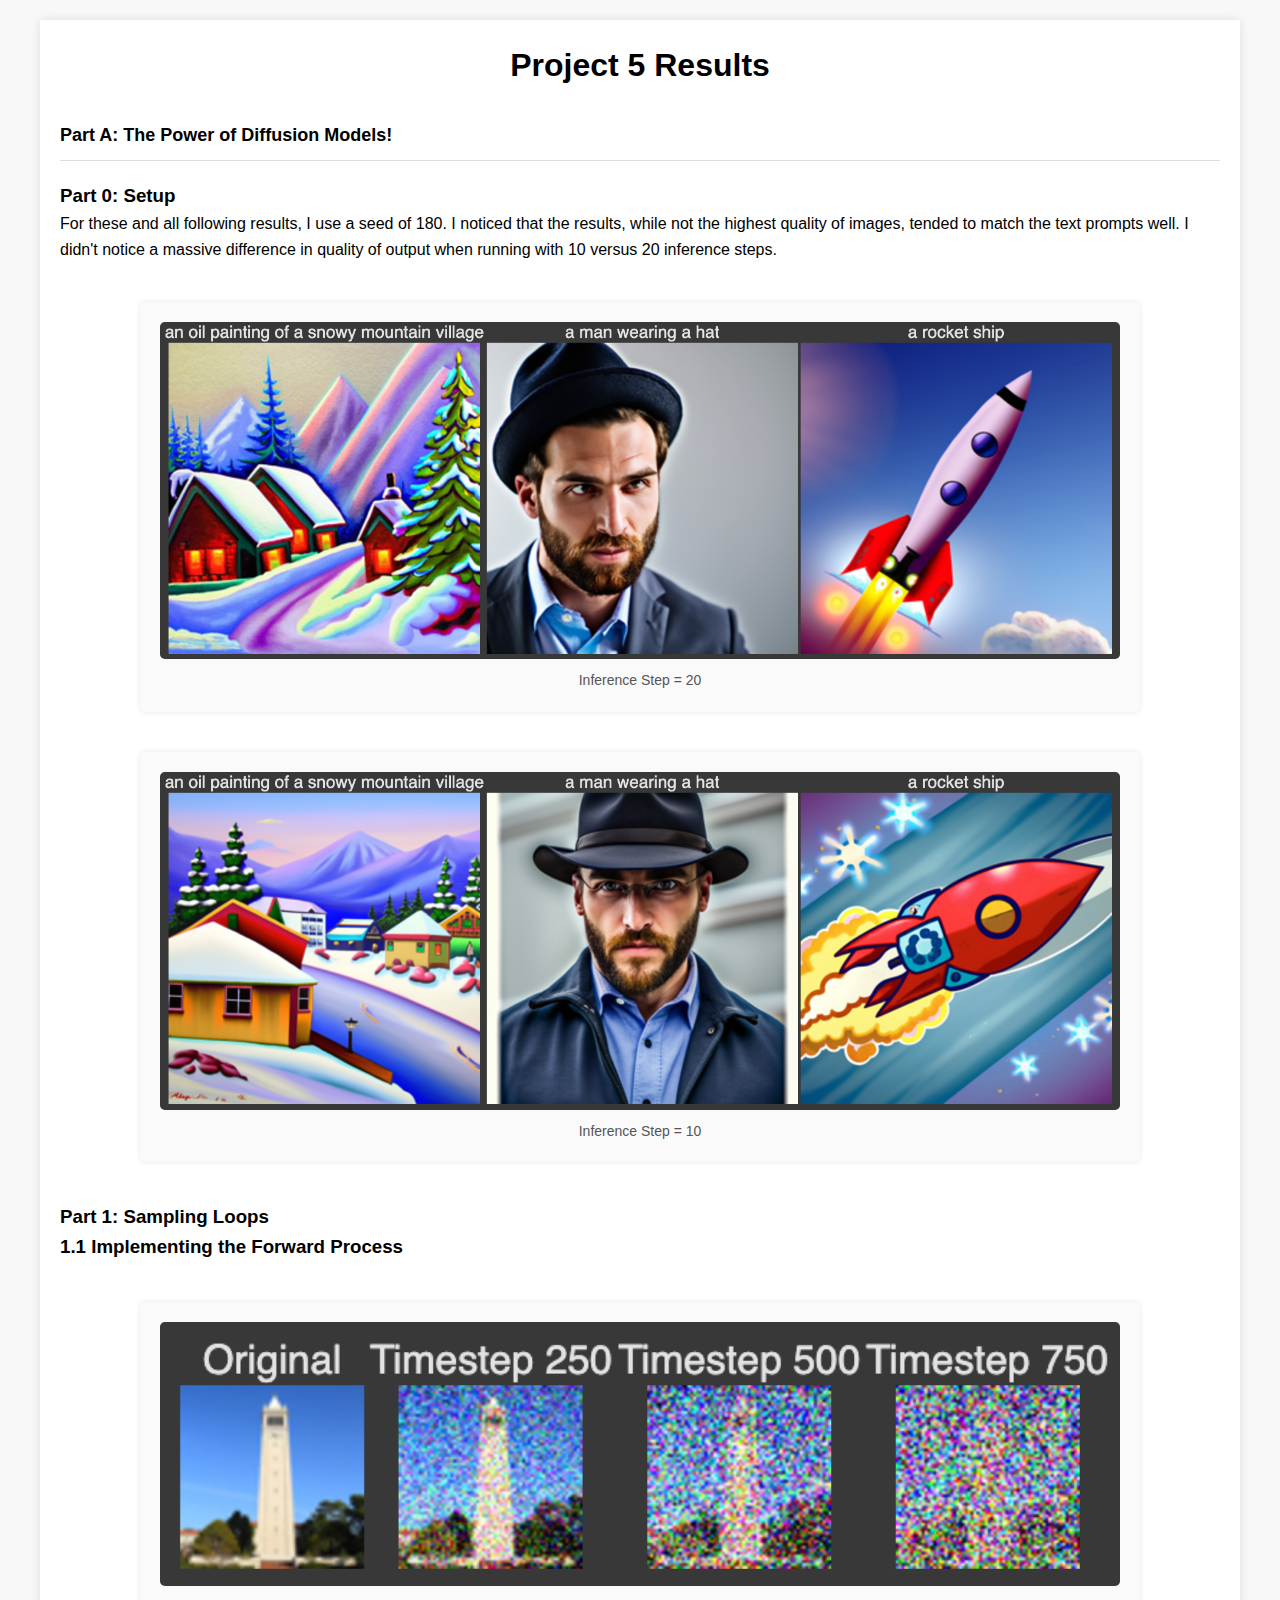
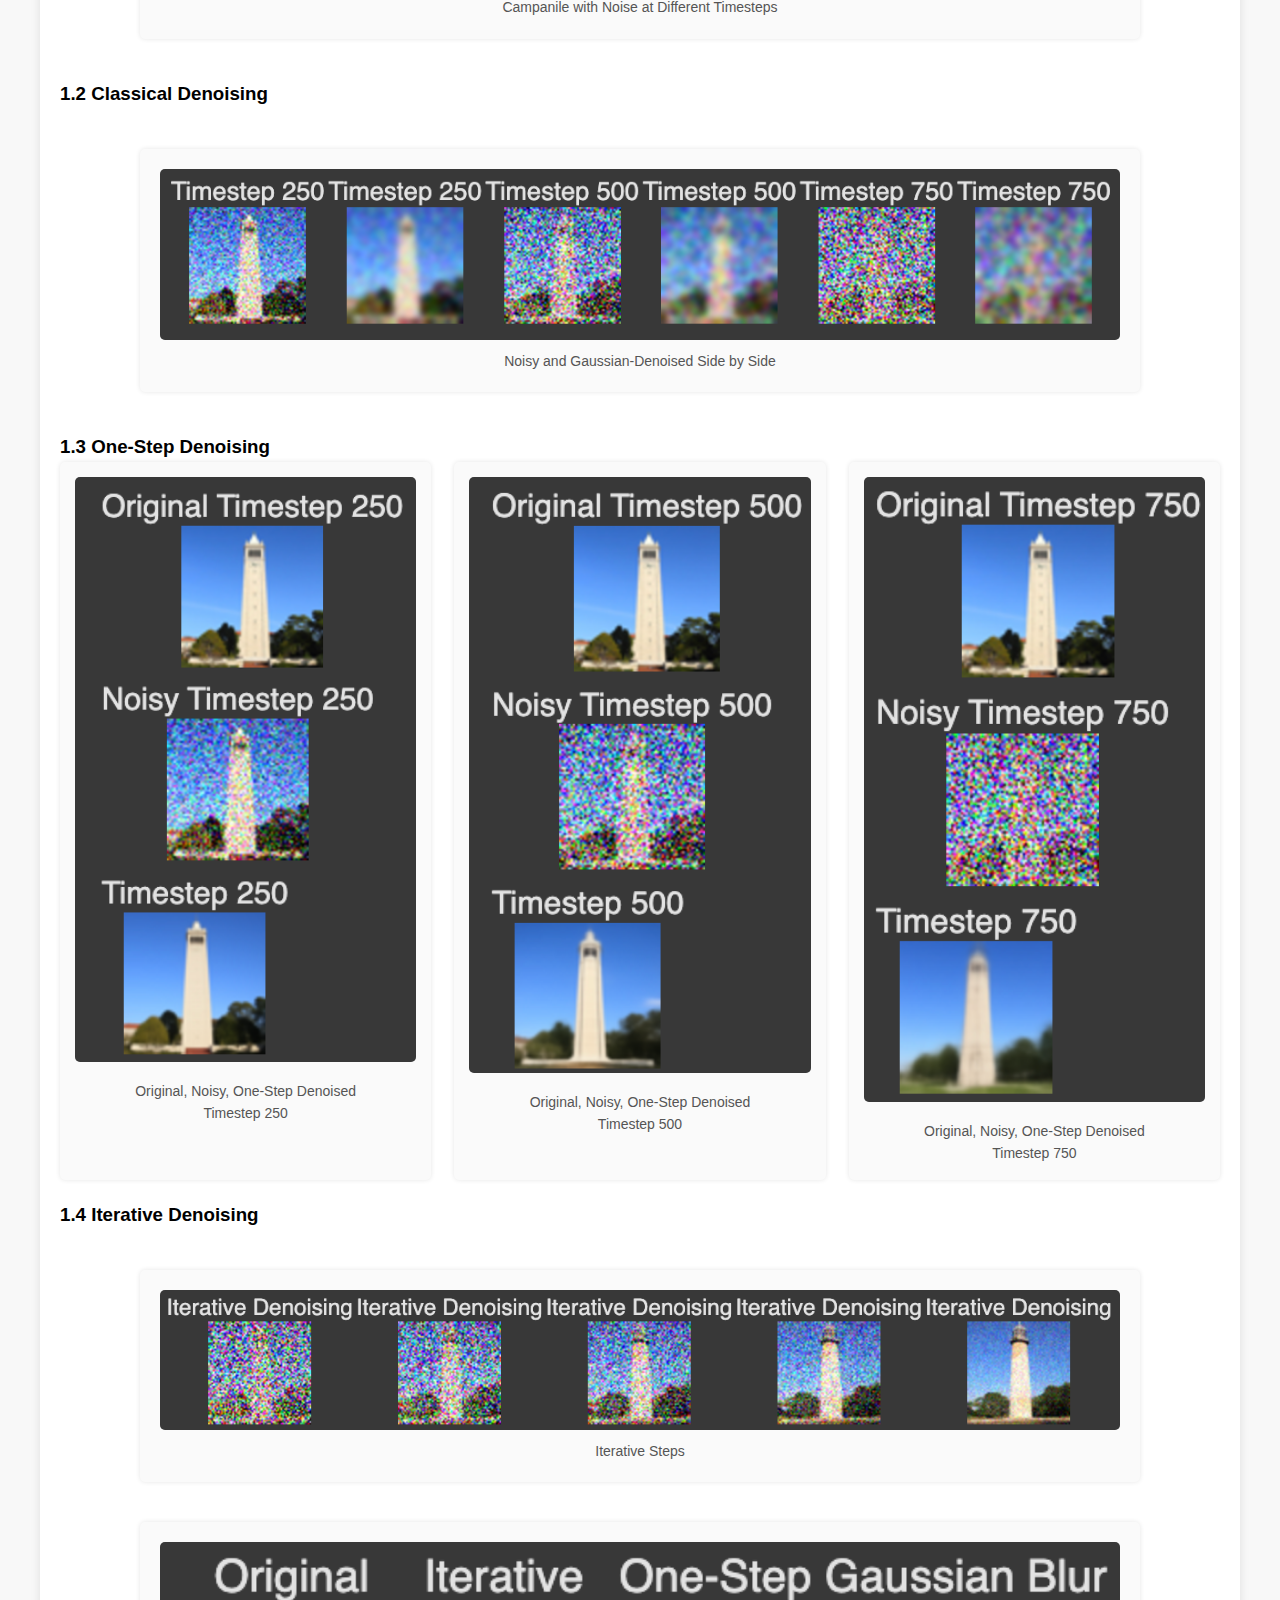
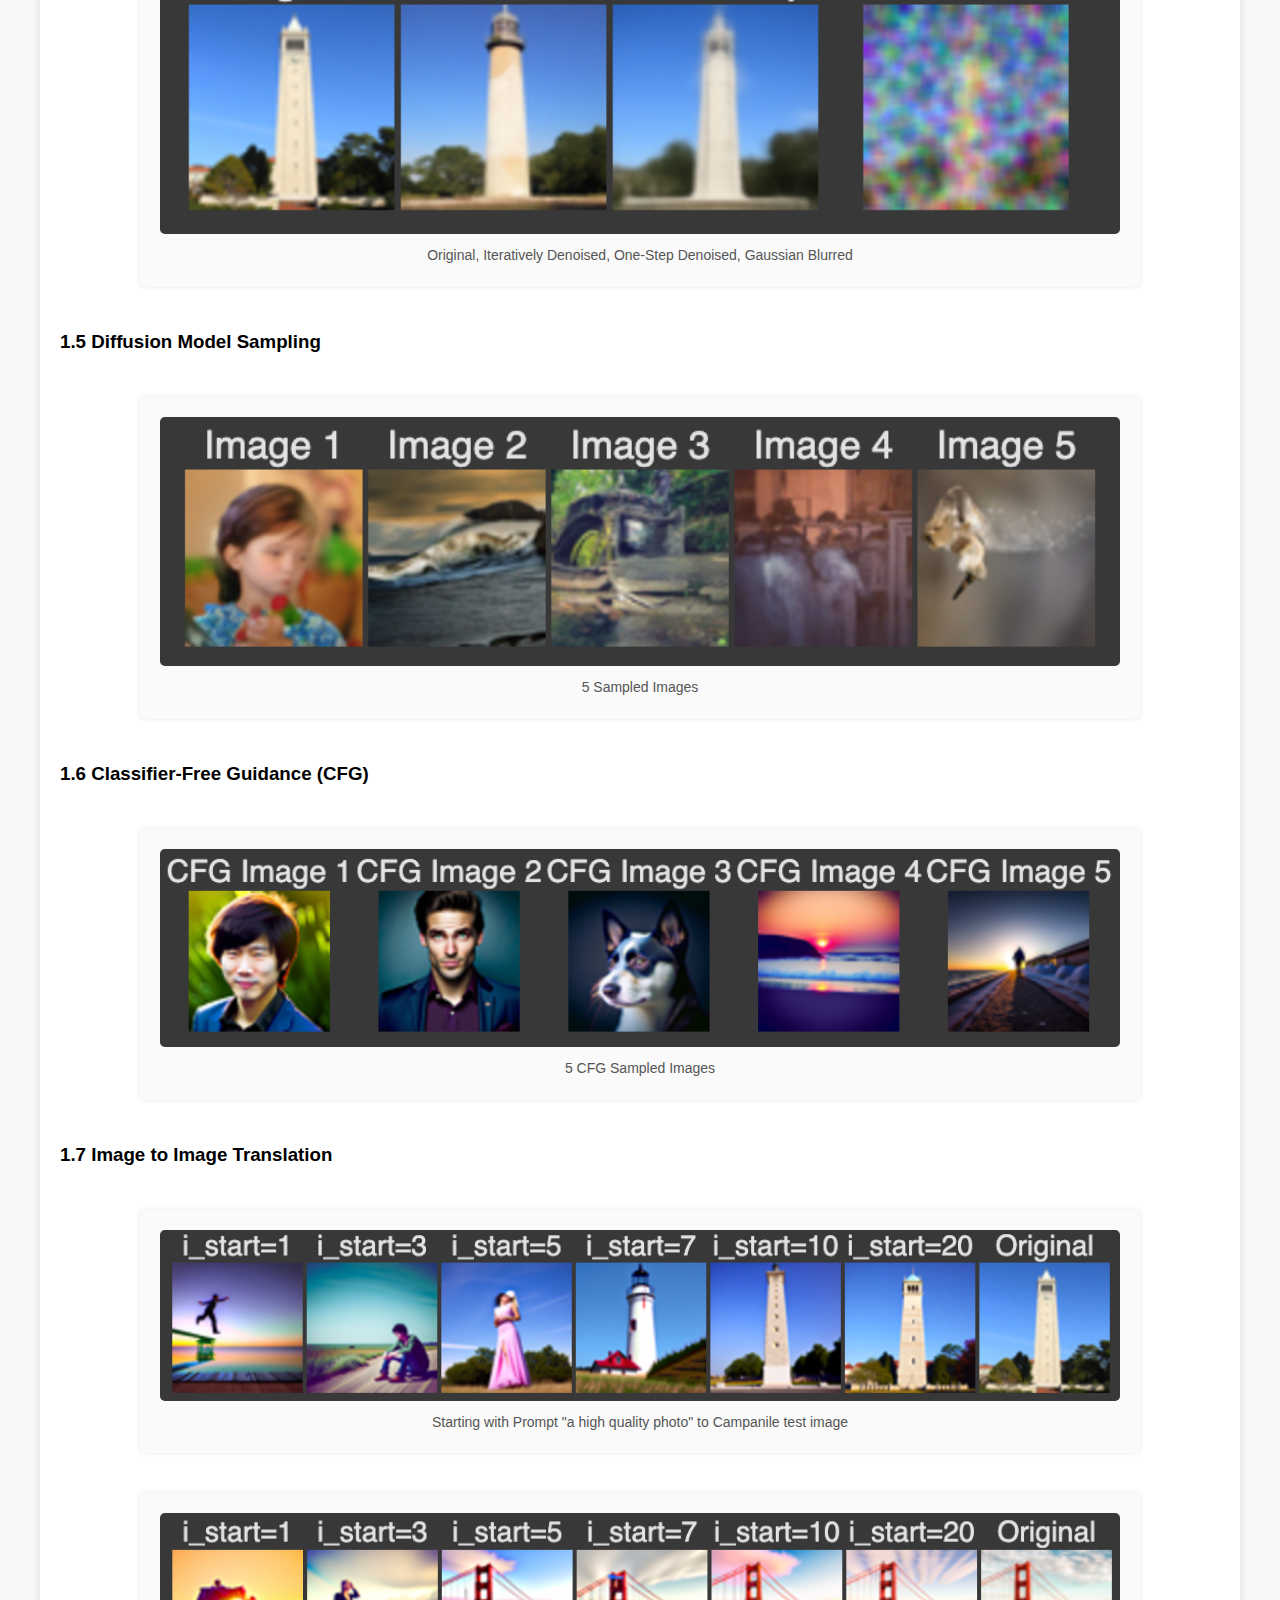
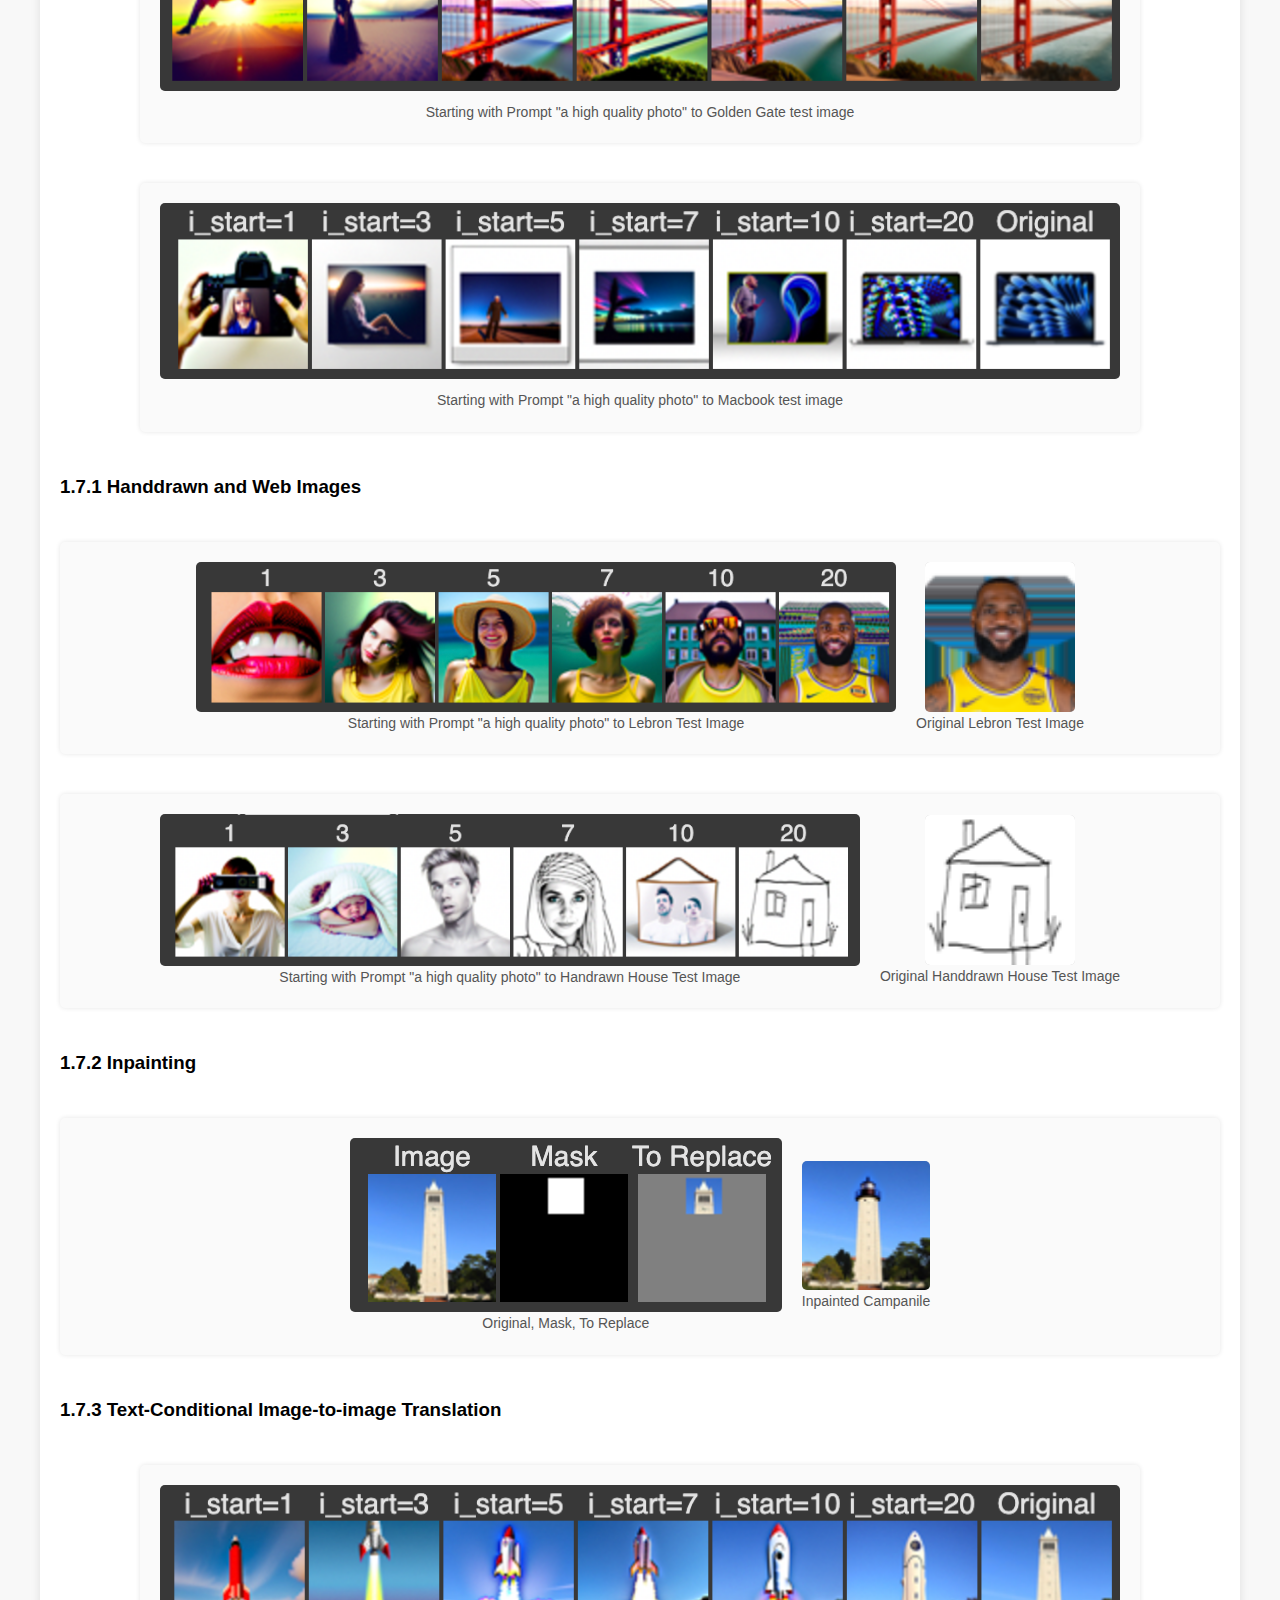
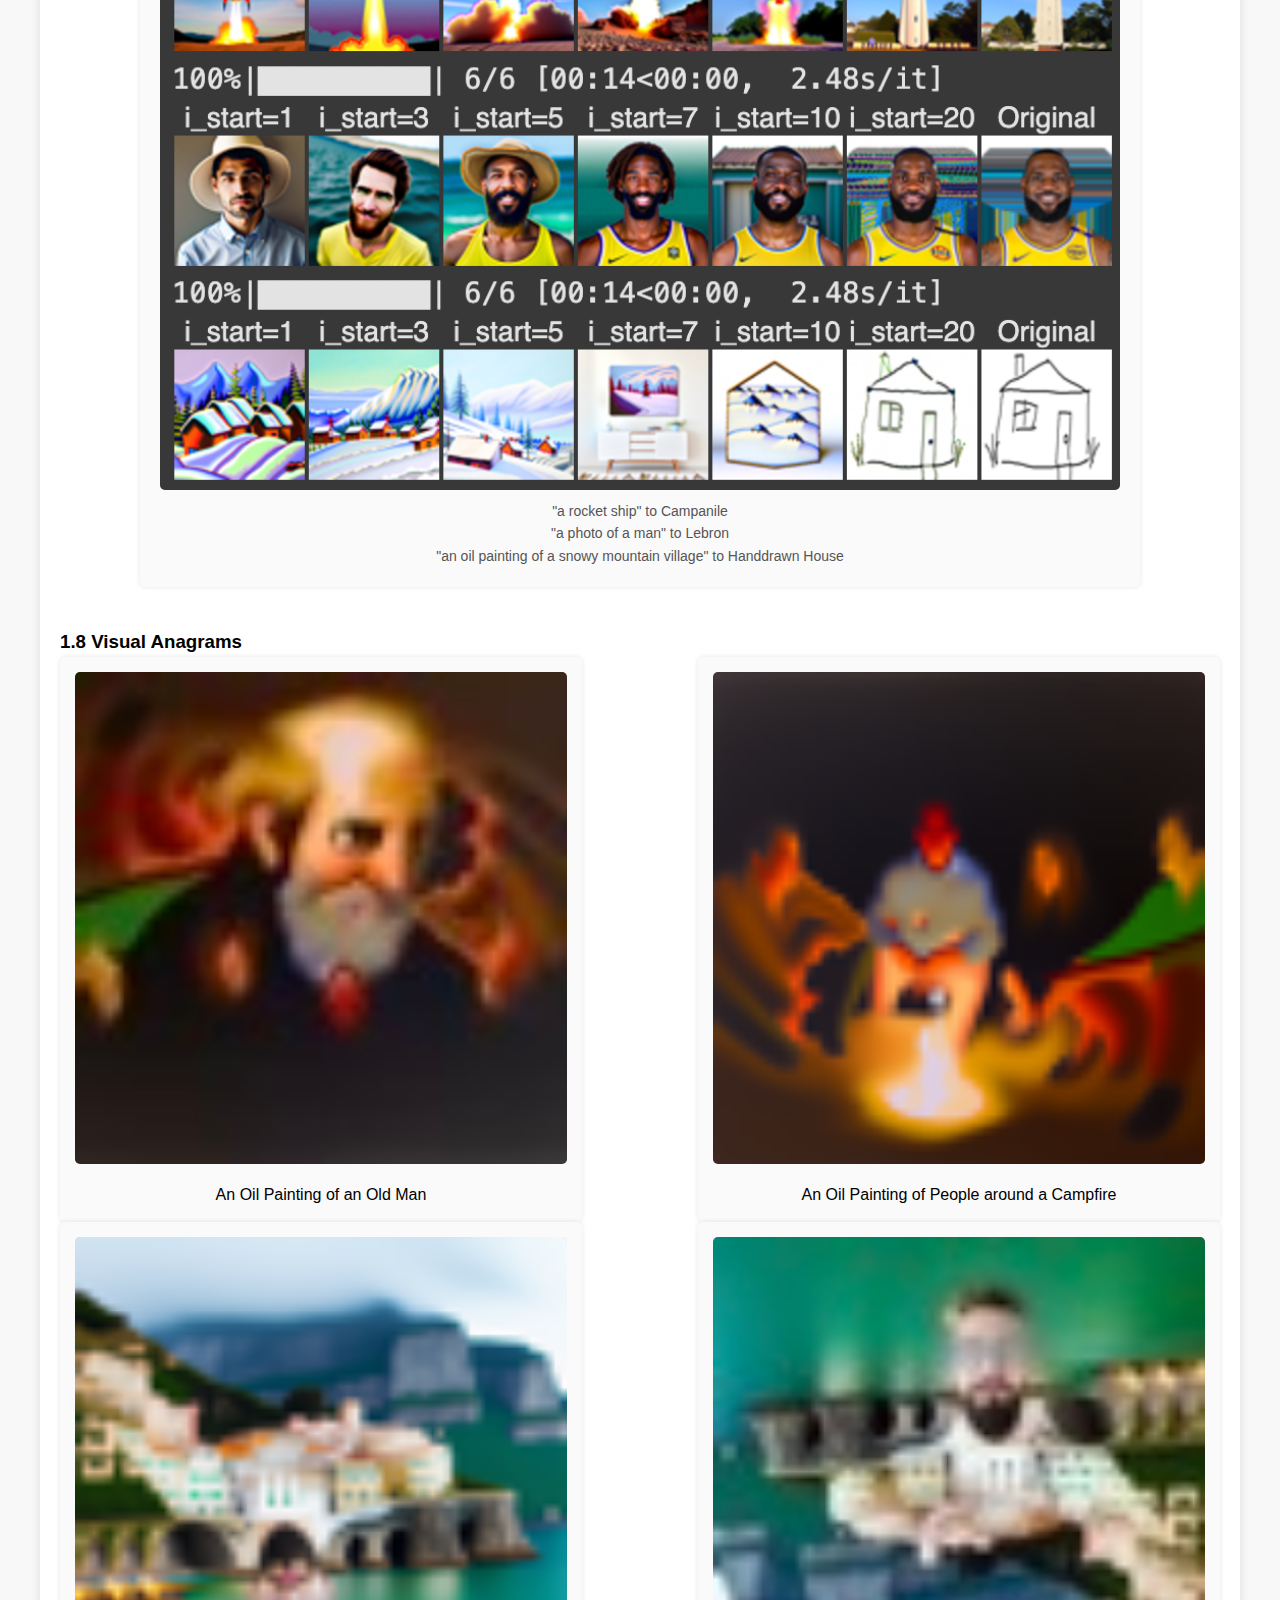
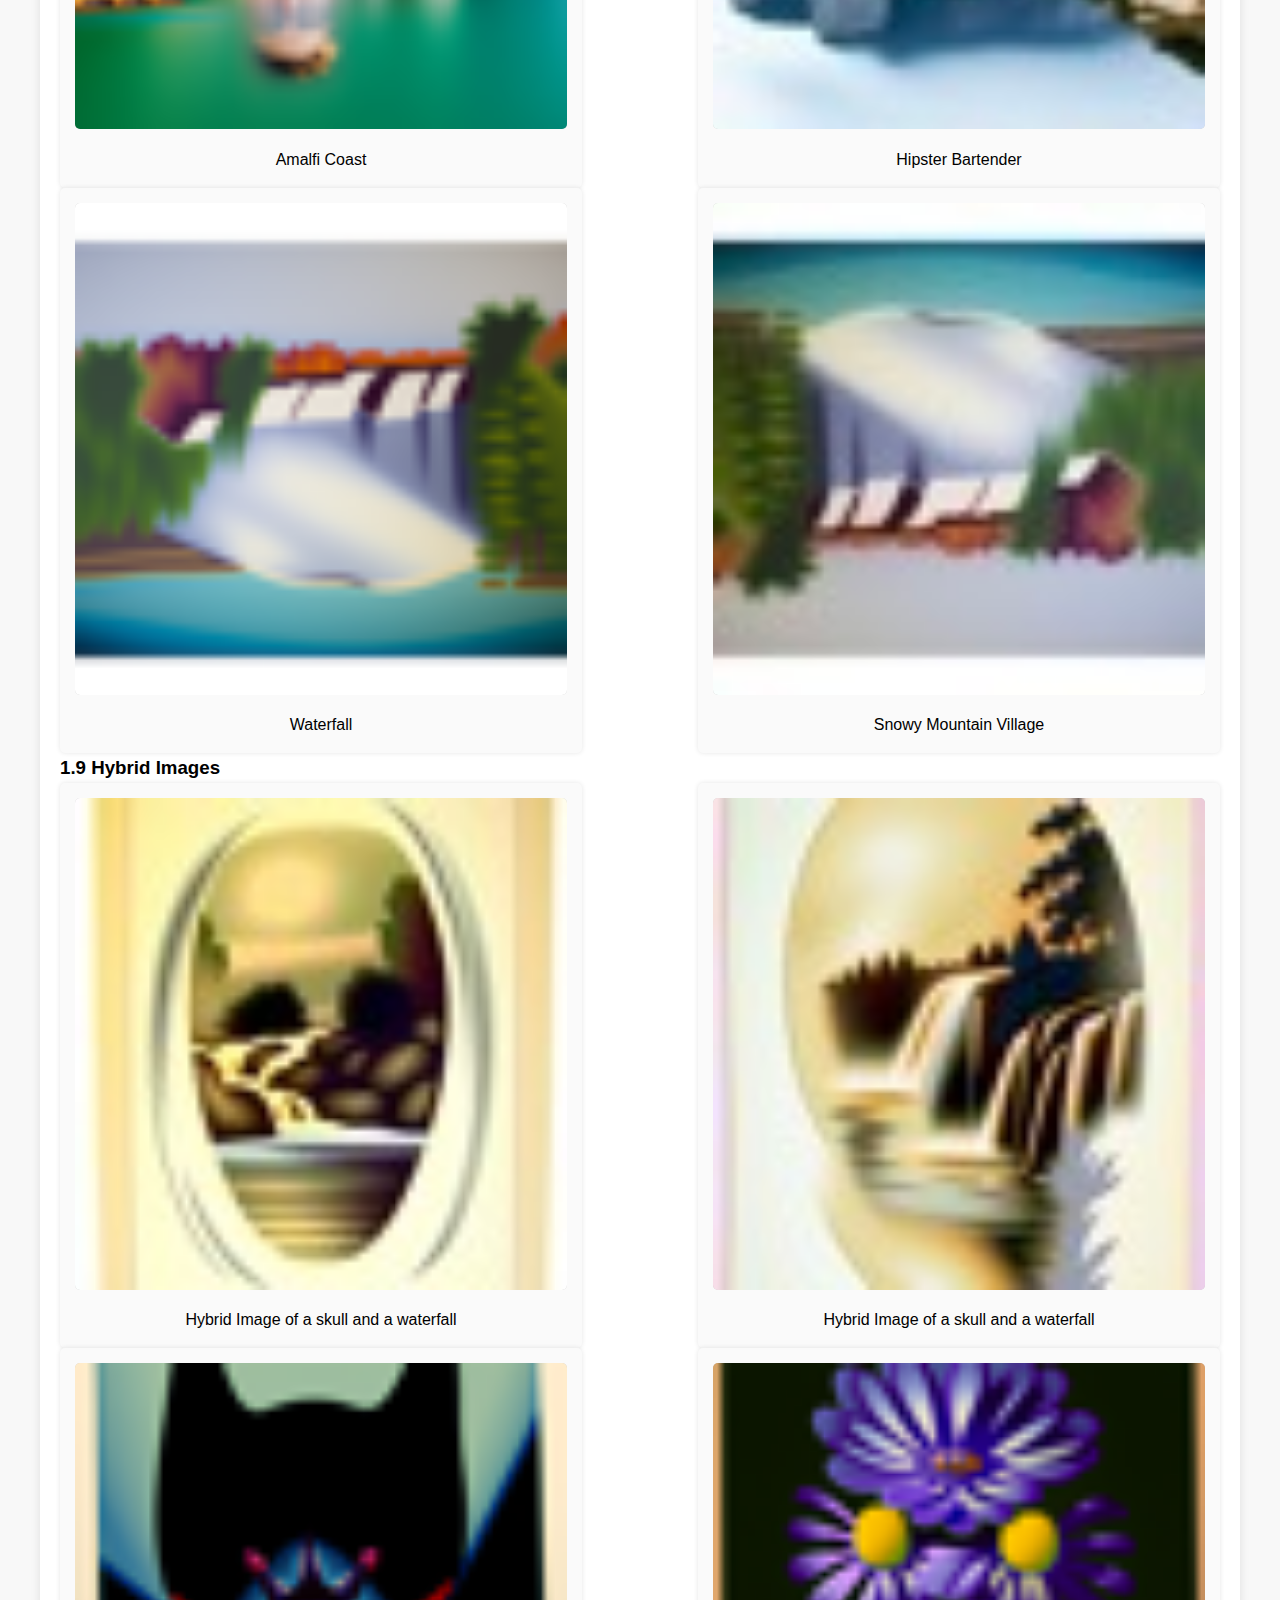
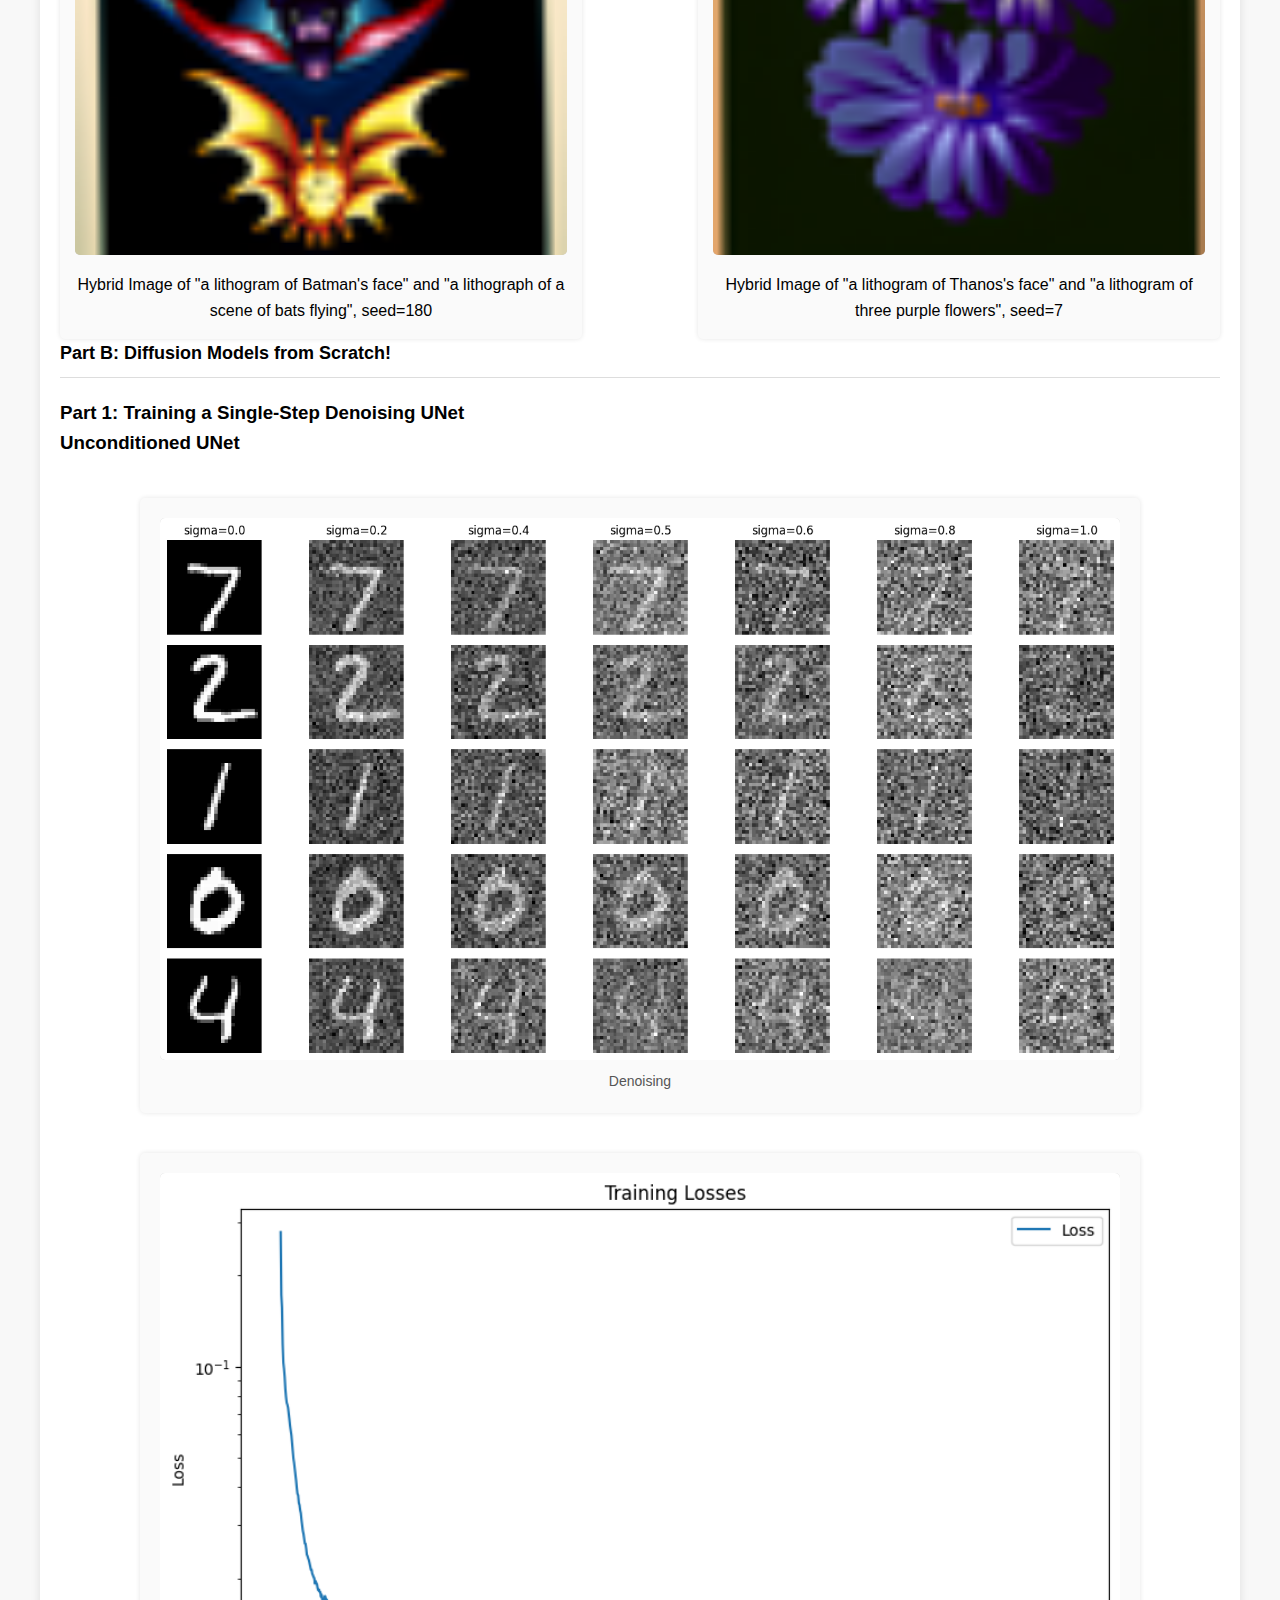
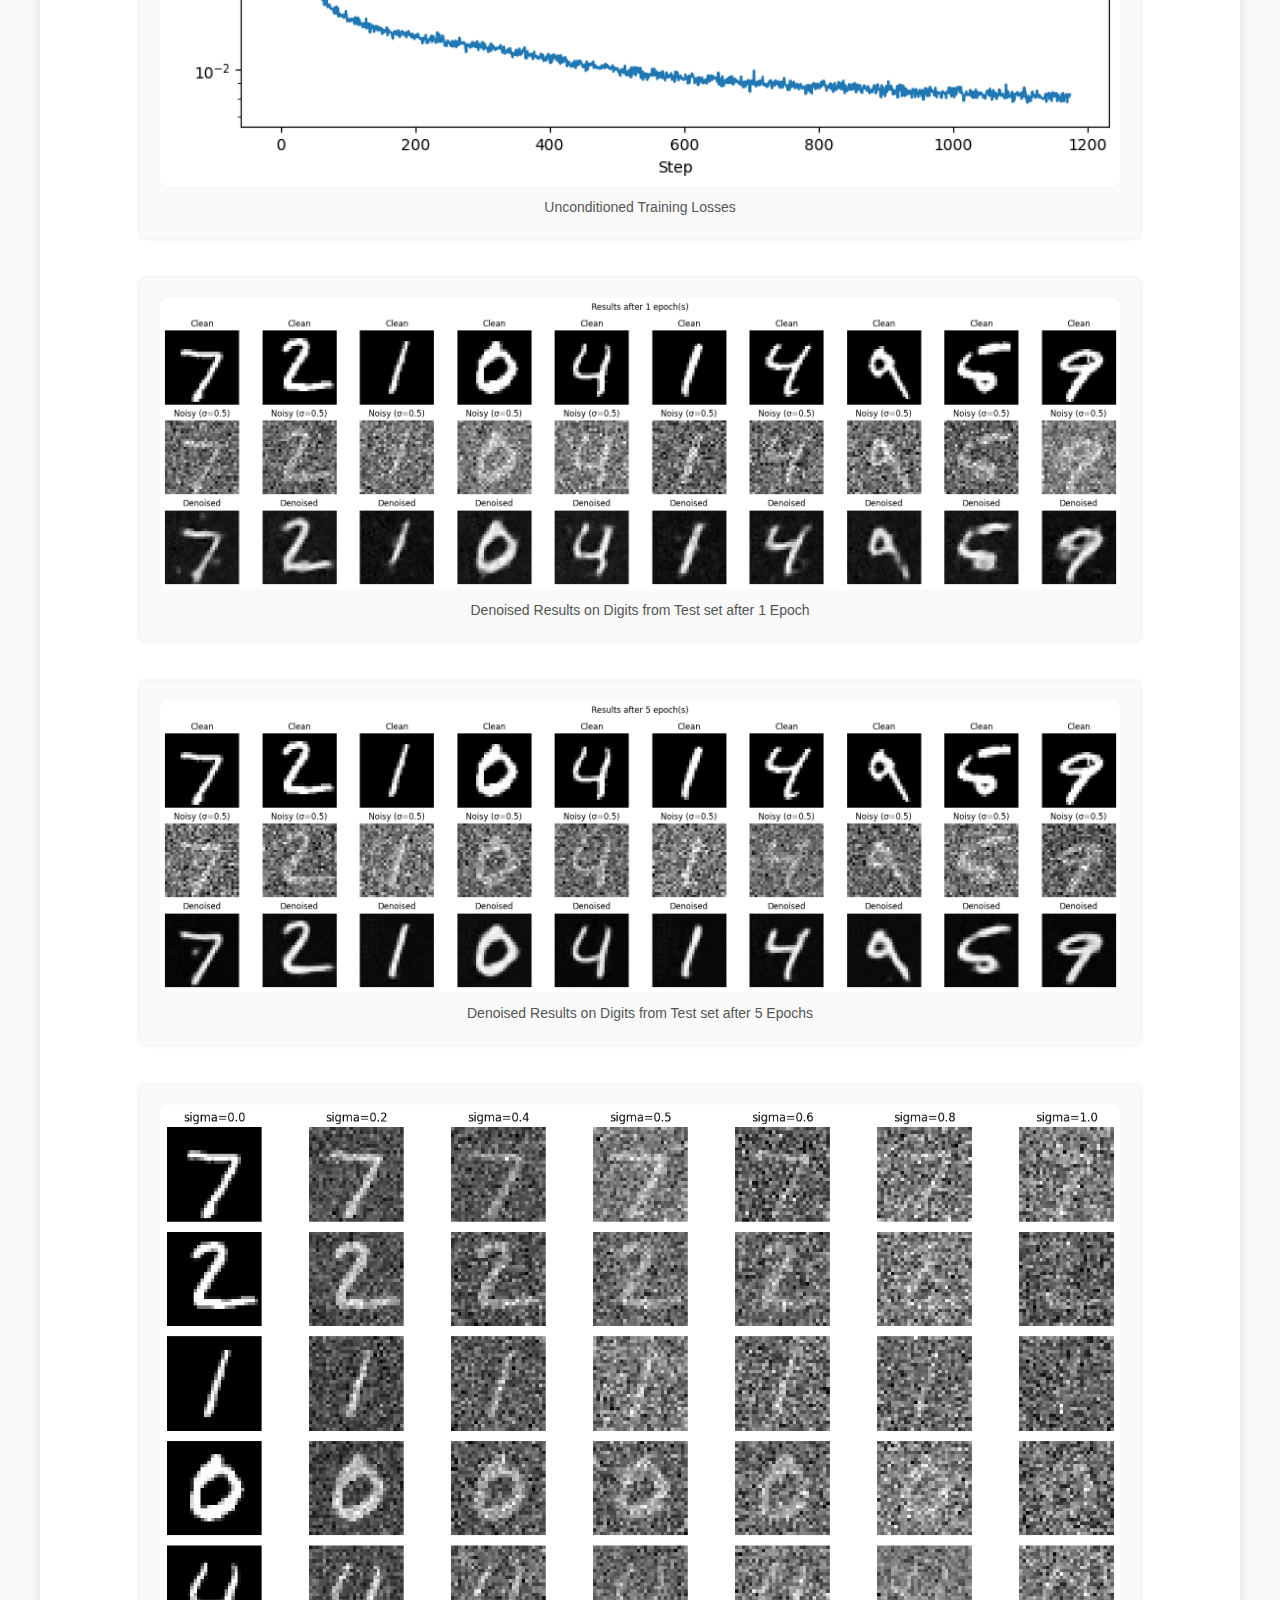
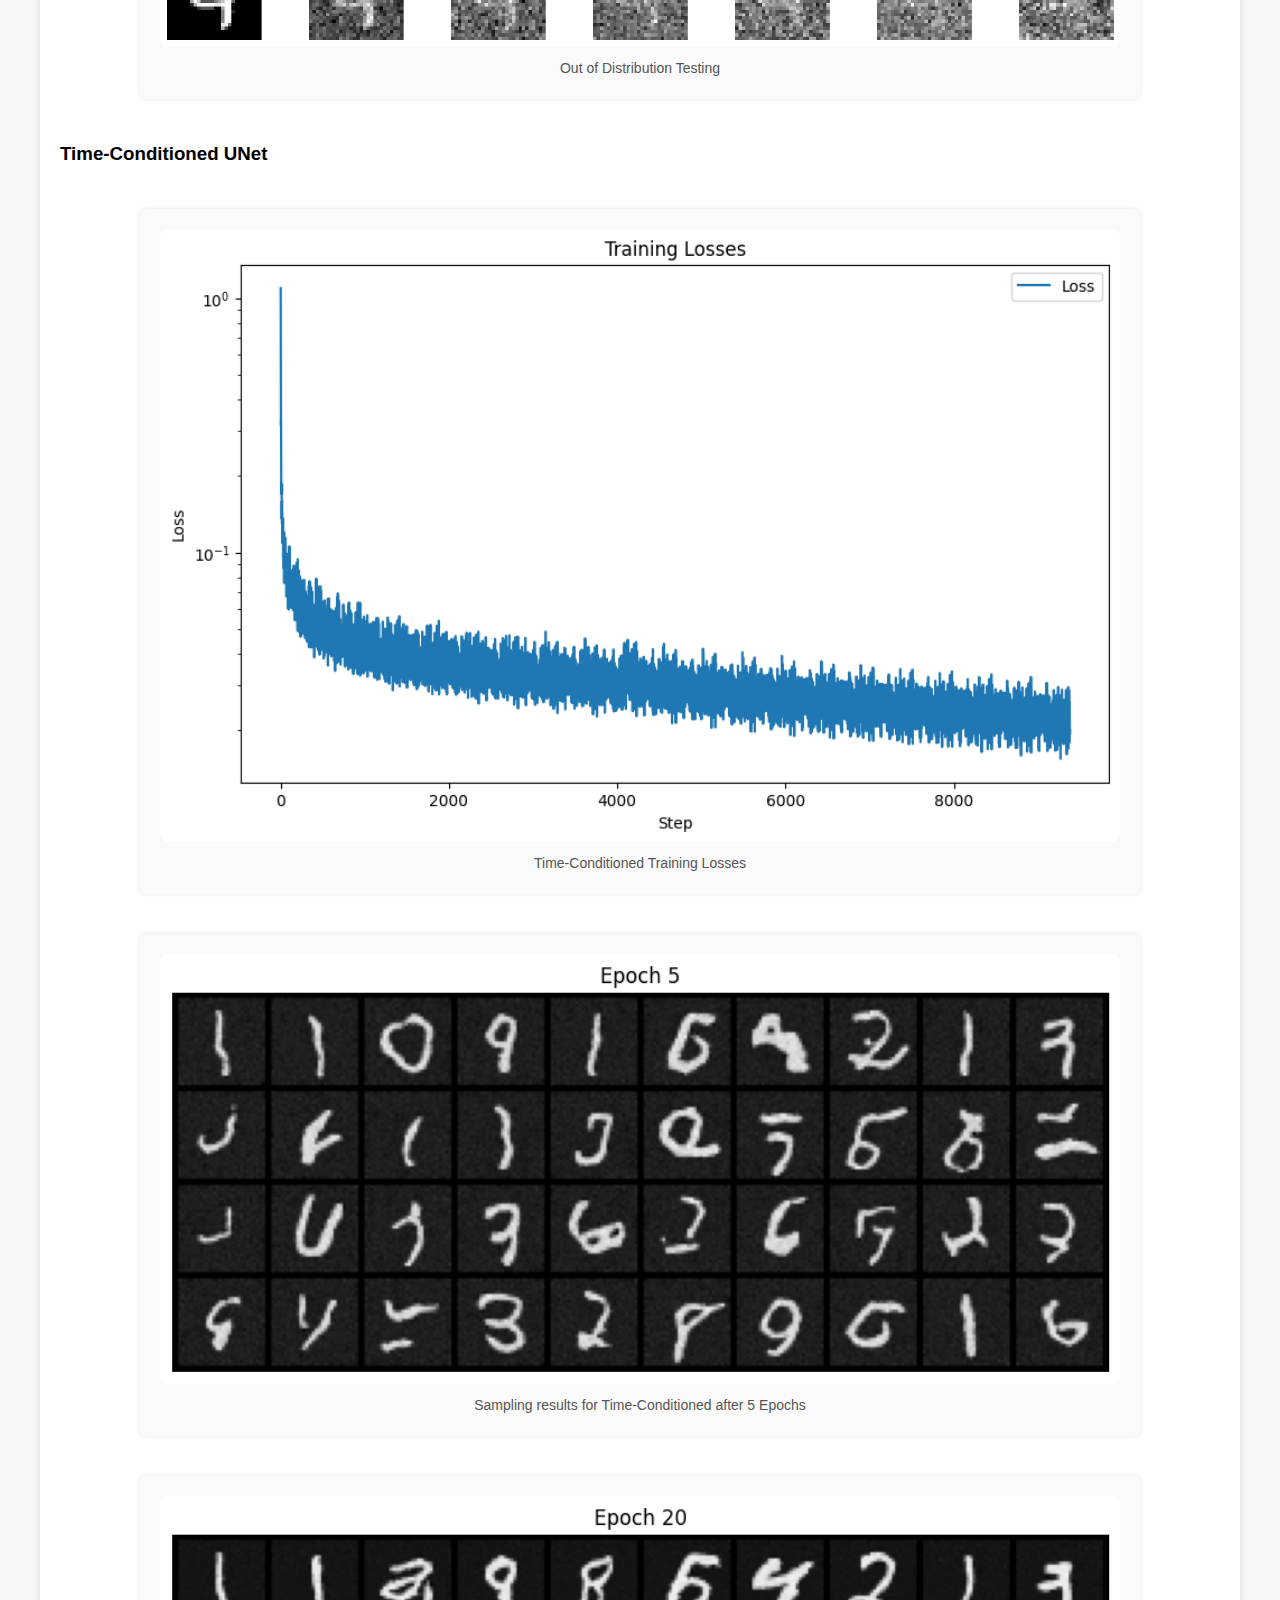
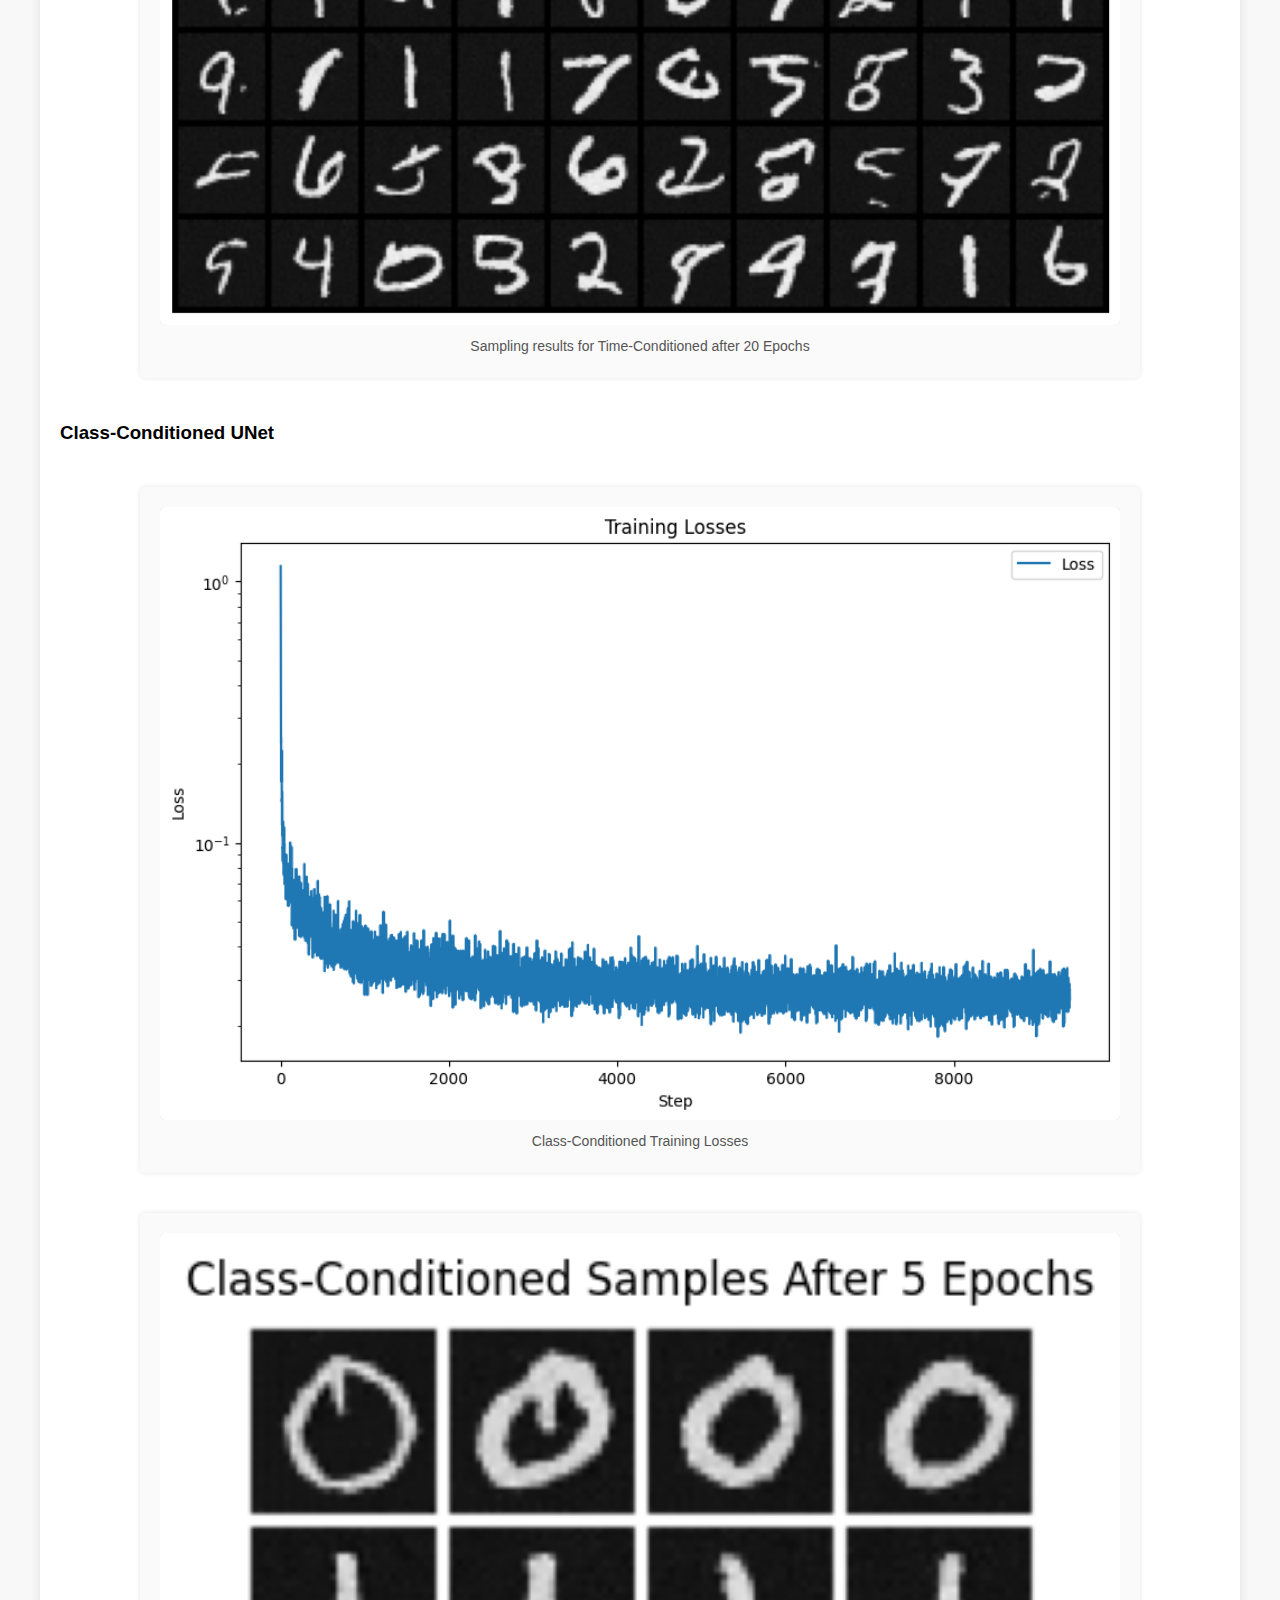
<file: 5/index.html>
<!DOCTYPE html>
<html lang="en">
<head>
    <meta charset="UTF-8">
    <meta name="viewport" content="width=device-width, initial-scale=1.0">
    <title>Image Results</title>
    <link rel="stylesheet" href="../styles.css">
</head>
<body>
    <div class="container">
        <h1>Project 5 Results</h1>

        <!-- Part1 Section -->
        <div class="text-section">
            <h2>Part A: The Power of Diffusion Models!</h2>
            <h3>Part 0: Setup</h3>
            <p>
                For these and all following results, I use a seed of 180. I noticed that the results, while not the highest quality of images, tended to match the text prompts well. I didn't notice a massive difference in quality of output when running with 10 versus 20 inference steps.
            </p>
            <div class="singleimage-center">
                <img src="./media/part0_20_samples.png" alt="Centered Image">
                <p>Inference Step = 20</p>
            </div>
            <div class="singleimage-center">
                <img src="./media/part0_10samples.png" alt="Unconditioned Training Losses">
                <p>Inference Step = 10</p>
            </div>
            <h3>Part 1: Sampling Loops</h3>
            <h3>1.1 Implementing the Forward Process</h3>
            <div class="singleimage-center">
                <img src="./media/Part_1.1_noise.png" alt="Centered Image">
                <p>Campanile with Noise at Different Timesteps</p>
            </div>
            <h3>1.2 Classical Denoising</h3>
            <div class="singleimage-center">
                <img src="./media/Part_1.2.png" alt="Centered Image">
                <p>Noisy and Gaussian-Denoised Side by Side</p>
            </div>
            <h3>1.3 One-Step Denoising</h3>
            <div class="image-grid">
                <div class="image-card">
                    <img src="./media/Part_1.3_250.png" alt="Low Quality Image 1">
                    <p>Original, Noisy, One-Step Denoised<br>
                    Timestep 250</p>
                </div>
                <div class="image-card">
                    <img src="./media/Part_1.3_500.png" alt="Low Quality Image 2">
                    <p>Original, Noisy, One-Step Denoised<br>
                    Timestep 500</p>
                </div>
                <div class="image-card">
                    <img src="./media/Part_1.3_750.png" alt="Low Quality Image 3">
                    <p>Original, Noisy, One-Step Denoised<br>
                    Timestep 750</p>
                </div>
            </div>
            <h3>1.4 Iterative Denoising</h3>
            <div class="singleimage-center">
                <img src="./media/Part_1.4_IterativeSteps.png" alt="Centered Image">
                <p>Iterative Steps</p>
            </div>
            <div class="singleimage-center">
                <img src="./media/Part_1.4_results.png" alt="Centered Image">
                <p>Original, Iteratively Denoised, One-Step Denoised, Gaussian Blurred</p>
            </div>
            <h3>1.5 Diffusion Model Sampling</h3>
            <div class="singleimage-center">
                <img src="./media/Part_1.5.png" alt="Centered Image">
                <p>5 Sampled Images</p>
            </div>
            <h3>1.6 Classifier-Free Guidance (CFG)</h3>
            <div class="singleimage-center">
                <img src="./media/Part_1.6.png" alt="Centered Image">
                <p>5 CFG Sampled Images</p>
            </div>
            <h3>1.7 Image to Image Translation</h3>
            <div class="singleimage-center">
                <img src="./media/Part_1.7_Campanile_Translation.png" alt="Centered Image">
                <p>Starting with Prompt "a high quality photo" to Campanile test image</p>
            </div>
            <div class="singleimage-center">
                <img src="./media/Part1.7_GoldenGate.png" alt="Centered Image">
                <p>Starting with Prompt "a high quality photo" to Golden Gate test image</p>
            </div>
            <div class="singleimage-center">
                <img src="./media/Part1.7_Macbook.png" alt="Centered Image">
                <p>Starting with Prompt "a high quality photo" to Macbook test image</p>
            </div>
            <h3>1.7.1 Handdrawn and Web Images</h3>
            <div class="images-container">
                <div class="singleimage larger-image">
                    <img src="./media/Part_1.7_web_translation.png" alt="Larger Image">
                    <p>Starting with Prompt "a high quality photo" to Lebron Test Image</p>
                </div>
                <div class="singleimage smaller-image">
                    <img src="./media/Part_1.7_web_img_og.png" alt="Smaller Image">
                    <p>Original Lebron Test Image</p>
                </div>
            </div>
            <div class="images-container">
                <div class="singleimage larger-image">
                    <img src="./media/Part_1.7_drawing1_translation.png" alt="Larger Image">
                    <p>Starting with Prompt "a high quality photo" to Handrawn House Test Image</p>
                </div>
                <div class="singleimage smaller-image">
                    <img src="./media/Part_1.7_drawing1.png" alt="Smaller Image">
                    <p>Original Handdrawn House Test Image</p>
                </div>
            </div>
            <h3>1.7.2 Inpainting</h3>
            <div class="images-container">
                <div class="singleimage larger-image">
                    <img src="./media/inpaint_test_img_before.png" alt="Larger Image">
                    <p>Original, Mask, To Replace</p>
                </div>
                <div class="singleimage smaller-image">
                    <img src="./media/inpaint_test_img_result.png" alt="Smaller Image">
                    <p>Inpainted Campanile</p>
                </div>
            </div>
            <h3>1.7.3 Text-Conditional Image-to-image Translation</h3>
            <div class="singleimage-center">
                <img src="./media/Part_1.7.3.png" alt="Centered Image">
                <p>"a rocket ship" to Campanile<br>
                    "a photo of a man" to Lebron<br>
                    "an oil painting of a snowy mountain village" to Handdrawn House</p>
            </div>
            <h3>1.8 Visual Anagrams</h3>
            <div class="doubleimage-grid">
                <div class="doubleimage-card">
                    <img src="./media/old_man.jpg" alt="High Quality Image 1">
                    <p>An Oil Painting of an Old Man</p>
                </div>
                <div class="doubleimage-card">
                    <img src="./media/campfire.jpeg" alt="High Quality Image 2">
                    <p>An Oil Painting of People around a Campfire</p>
                </div>
            </div>
            <div class="doubleimage-grid">
                <div class="doubleimage-card">
                    <img src="./media/amalfi_coast.png" alt="High Quality Image 1">
                    <p>Amalfi Coast</p>
                </div>
                <div class="doubleimage-card">
                    <img src="./media/bartender.jpg" alt="High Quality Image 2">
                    <p>Hipster Bartender</p>
                </div>
            </div>
            <div class="doubleimage-grid">
                <div class="doubleimage-card">
                    <img src="./media/waterfall.png" alt="High Quality Image 1">
                    <p>Waterfall</p>
                </div>
                <div class="doubleimage-card">
                    <img src="./media/snowy_village.jpg" alt="High Quality Image 2">
                    <p>Snowy Mountain Village</p>
                </div>
            </div>
            <h3>1.9 Hybrid Images</h3>
            <div class="doubleimage-grid">
                <div class="doubleimage-card">
                    <img src="./media/skull_waterfall.jpeg" alt="High Quality Image 1">
                    <p>Hybrid Image of a skull and a waterfall</p>
                </div>
                <div class="doubleimage-card">
                    <img src="./media/skull_waterfall2.jpeg" alt="High Quality Image 2">
                    <p>Hybrid Image of a skull and a waterfall</p>
                </div>
            </div>
            <div class="doubleimage-grid">
                <div class="doubleimage-card">
                    <img src="./media/batman_bats_hybrid.png" alt="High Quality Image 1">
                    <p>Hybrid Image of "a lithogram of Batman's face" and "a lithograph of a scene of bats flying", seed=180</p>
                </div>
                <div class="doubleimage-card">
                    <img src="./media/thanos_flowers_hybrid_seed7.png" alt="High Quality Image 2">
                    <p>Hybrid Image of "a lithogram of Thanos's face" and "a lithogram of three purple flowers", seed=7</p>
                </div>
            </div>


            


           
            <h2>Part B: Diffusion Models from Scratch!</h2>
            <h3>Part 1: Training a Single-Step Denoising UNet</h2>
            <h3>Unconditioned UNet</h3>    
            <div class="singleimage-center">
                <img src="./media/noises.png" alt="Centered Image">
                <p>Denoising</p>
            </div>
            <div class="singleimage-center">
                <img src="./media/unconditioned_training_curve.png" alt="Unconditioned Training Losses">
                <p>Unconditioned Training Losses</p>
            </div>
            <div class="singleimage-center">
                <img src="./media/epoch1_denoised.png" alt="Unconditioned Training Losses">
                <p>Denoised Results on Digits from Test set after 1 Epoch</p>
            </div>
            <div class="singleimage-center">
                <img src="./media/epoch5_denoised.png" alt="Unconditioned Training Losses">
                <p>Denoised Results on Digits from Test set after 5 Epochs</p>
            </div>
            <div class="singleimage-center">
                <img src="./media/noises.png" alt="Centered Image">
                <p>Out of Distribution Testing</p>
            </div>

            <h3>Time-Conditioned UNet</h3>    
            <div class="singleimage-center">
                <img src="./media/time_conditioned_losses.png" alt="Unconditioned Training Losses">
                <p>Time-Conditioned Training Losses</p>
            </div>
            <div class="singleimage-center">
                <img src="./media/epoch5_time_conditioned.png" alt="Unconditioned Training Losses">
                <p>Sampling results for Time-Conditioned after 5 Epochs</p>
            </div>
            <div class="singleimage-center">
                <img src="./media/epoch20_time_conditioned.png" alt="Unconditioned Training Losses">
                <p>Sampling results for Time-Conditioned after 20 Epochs</p>
            </div>
            <h3>Class-Conditioned UNet</h3>    
            <div class="singleimage-center">
                <img src="./media/class_conditioned_losses.png" alt="Unconditioned Training Losses">
                <p>Class-Conditioned Training Losses</p>
            </div>
            <div class="singleimage-center">
                <img src="./media/class_conditioned_5epoch.png" alt="Unconditioned Training Losses">
                <p>Sampling results for Class-Conditioned after 5 Epochs</p>
            </div>
            <div class="singleimage-center">
                <img src="./media/class_conditioned_20epoch.png" alt="Unconditioned Training Losses">
                <p>Sampling results for Class-Conditioned after 20 Epochs</p>
            </div>


            </div>
        </div>
    </div>
</body>
</html>
</file>
<file: styles.css>
* {
    margin: 0;
    padding: 0;
    box-sizing: border-box;
}

body {
    font-family: Arial, sans-serif;
    background-color: #f8f8f8;
    line-height: 1.6;
    padding: 20px;
}

.container {
    max-width: 1200px;
    margin: 0 auto;
    background-color: #fff;
    padding: 20px;
    box-shadow: 0 0 10px rgba(0, 0, 0, 0.1);
}

h1 {
    text-align: center;
    margin-bottom: 30px;
}

.text-section, .image-section {
    margin-bottom: 40px;
}

.image-grid {
    display: flex;
    flex-wrap: wrap;
    justify-content: space-between;
}

.image-card {
    width: 32%;
    margin-bottom: 20px;
    background-color: #fafafa;
    padding: 15px;
    text-align: center;
    box-shadow: 0 0 5px rgba(0, 0, 0, 0.1);
    border-radius: 5px;
}

.image-card img {
    width: 100%;
    height: auto;
    margin-bottom: 10px;
    border-radius: 5px;
    background-color: #ccc;
}

.image-card p {
    font-size: 14px;
    color: #555;
}

.doubleimage-grid {
    display: flex;
    flex-wrap: wrap;
    justify-content: space-between;
}

.doubleimage-card {
    width: 45%; /* Adjust this to increase the size of each image */
    background-color: #fafafa;
    padding: 15px;
    text-align: center;
    box-shadow: 0 0 5px rgba(0, 0, 0, 0.1);
    border-radius: 5px;
}

.doubleimage-card img {
    width: 100%;
    height: auto;
    margin-bottom: 10px;
    border-radius: 5px;
    background-color: #ccc;
}

h2 {
    font-size: 18px;
    margin-bottom: 20px;
    border-bottom: 1px solid #ddd;
    padding-bottom: 10px;
}

.singleimage-center {
    display: flex;
    flex-direction: column;
    align-items: center;
    justify-content: center;
    text-align: center;
    margin: 40px auto;
    padding: 20px;
    max-width: 1000px; 
    background-color: #fafafa;
    box-shadow: 0 0 5px rgba(0, 0, 0, 0.1);
    border-radius: 5px;
}

.singleimage-center img {
    width: 100%;
    height: auto;
    max-width: 100%;
    margin-bottom: 10px;
    border-radius: 5px;
    background-color: #ccc;
}

.singleimage-center p {
    font-size: 14px;
    color: #555;
}

.images-container {
    display: flex;
    flex-direction: row;
    justify-content: center;
    align-items: center;
    gap: 20px; /* Space between the images */
    margin: 40px auto;
    padding: 20px;
    max-width: 100%;
    background-color: #fafafa;
    box-shadow: 0 0 5px rgba(0, 0, 0, 0.1);
    border-radius: 5px;
}

.singleimage {
    display: flex;
    flex-direction: column;
    align-items: center;
    text-align: center;
}

.singleimage img {
    width: 100%;
    height: auto;
    max-width: 100%;
    border-radius: 5px;
    background-color: #ccc;
}

.larger-image img {
    max-width: 700px; /* Adjust size for the larger image */
}

.smaller-image img {
    max-width: 150px; /* Adjust size for the smaller image */
}

.singleimage p {
    font-size: 14px;
    color: #555;
}
</file>
